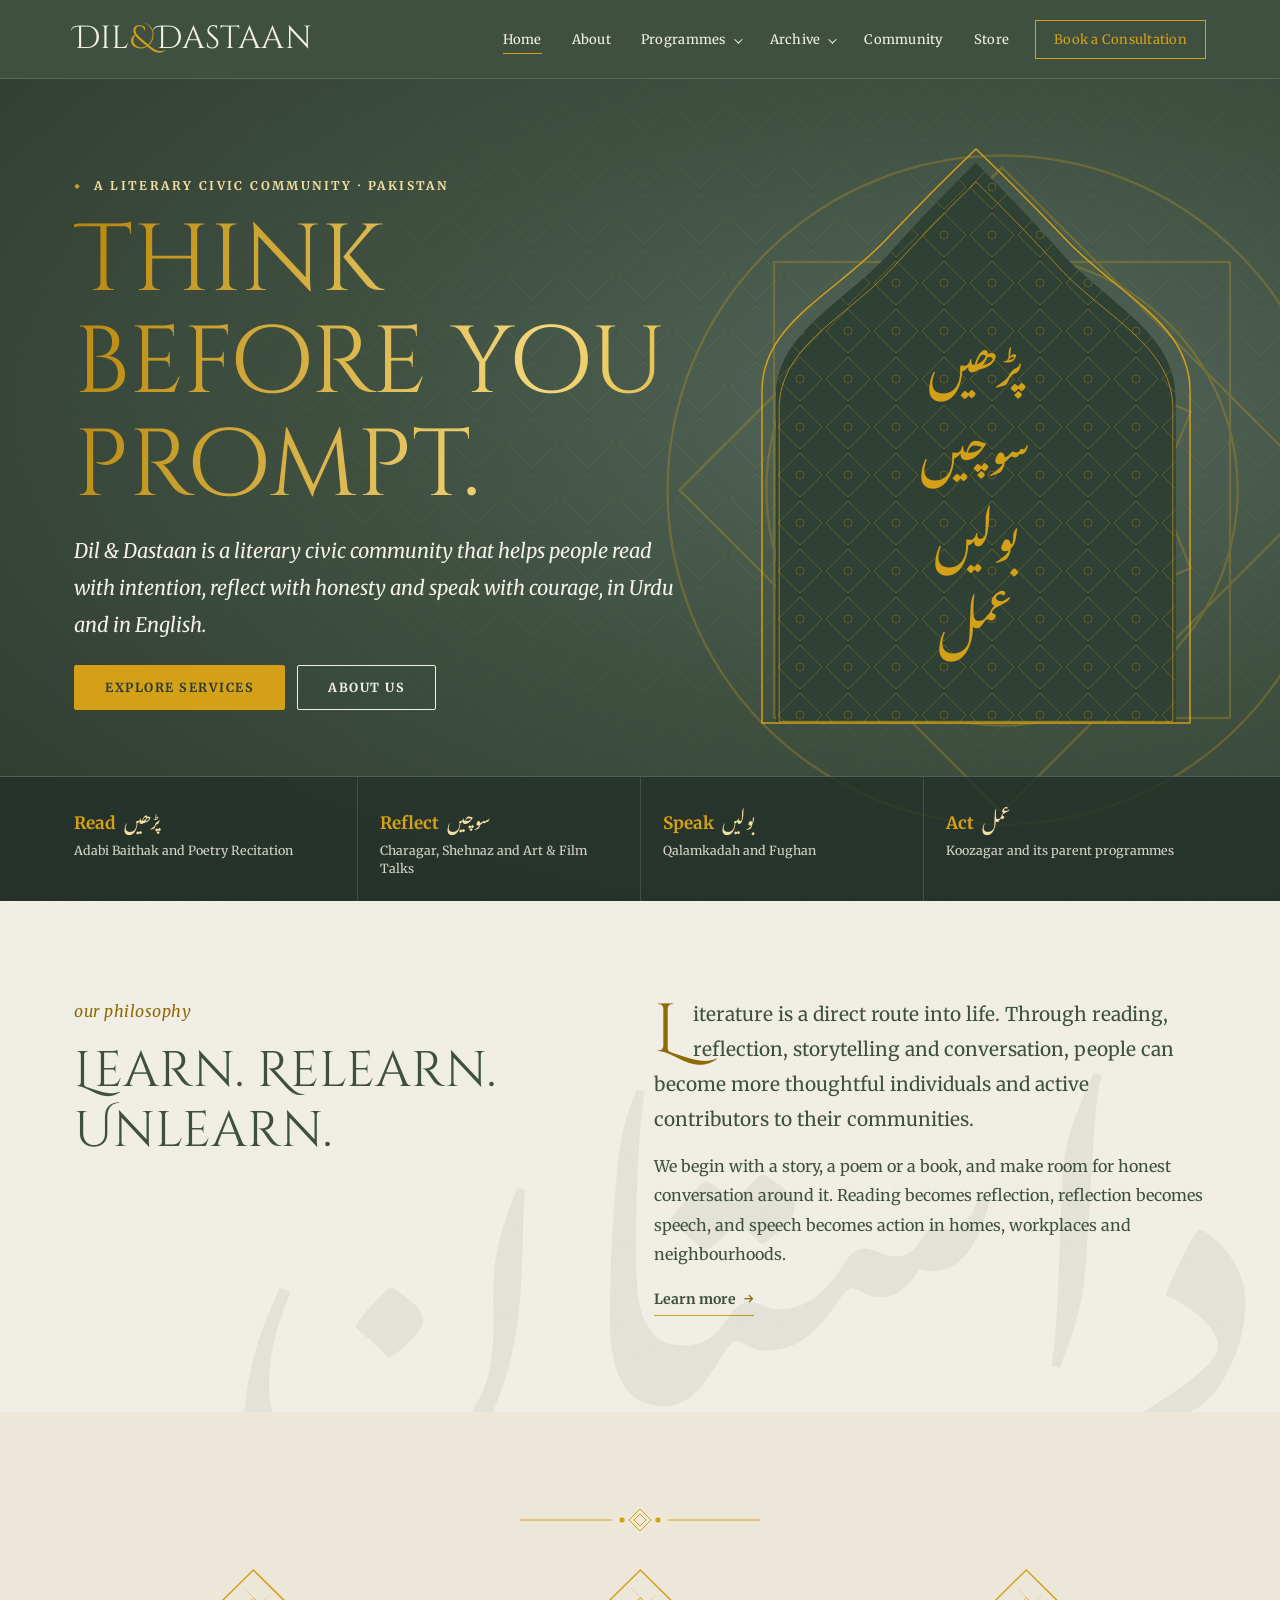
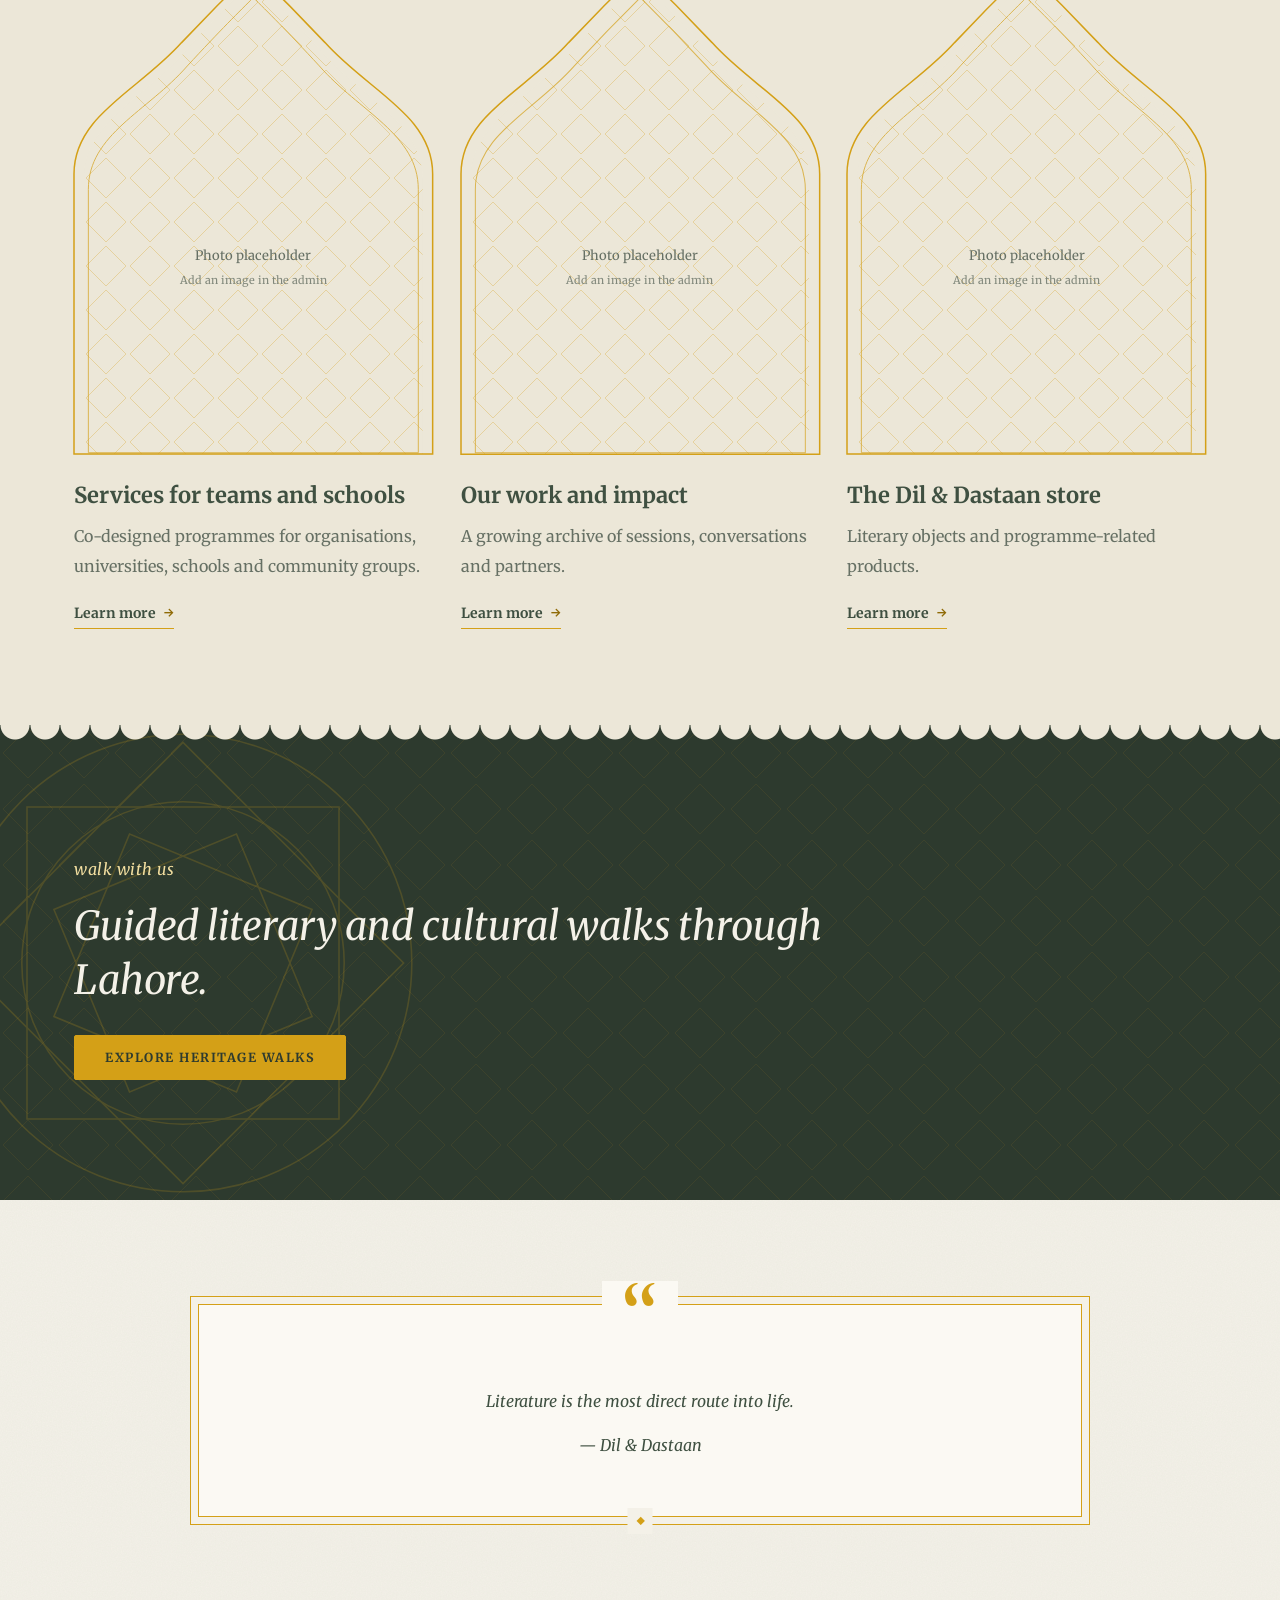
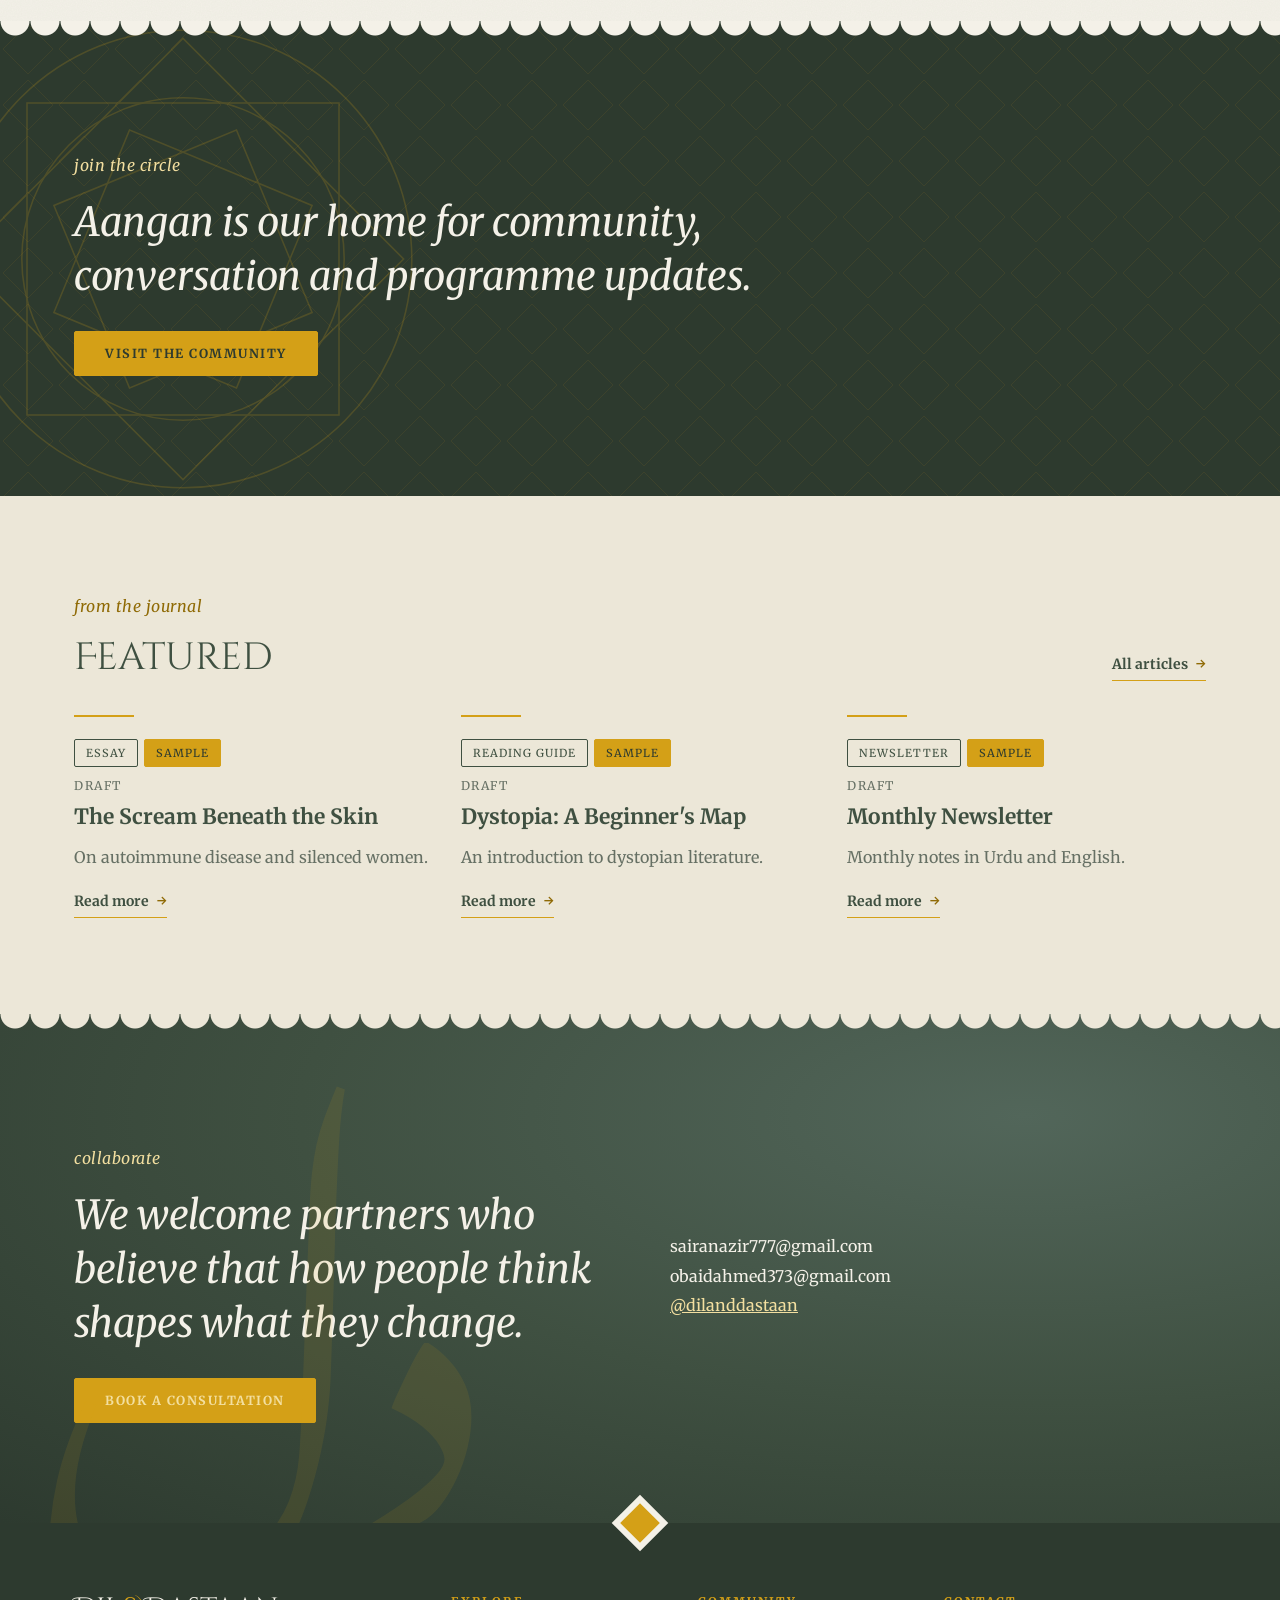
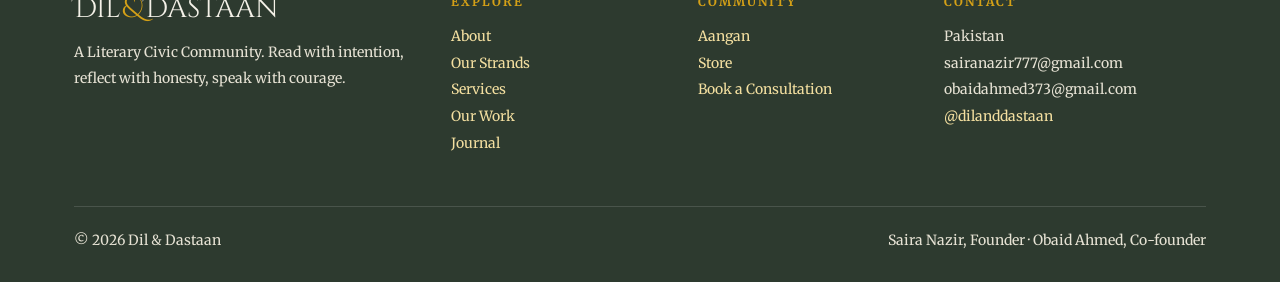
<file: index.html>
<!doctype html><html lang="en"><head><meta charset="utf-8"><meta name="viewport" content="width=device-width,initial-scale=1"><meta name="theme-color" content="#3F5041"><meta name="color-scheme" content="light dark"><meta name="description" content="Dil & Dastaan is a literary civic community in Pakistan."><title>Dil & Dastaan</title>
<link rel="icon" type="image/png" sizes="32x32" href="assets/favicon-32.png"><link rel="icon" type="image/png" sizes="512x512" href="assets/favicon.png"><link rel="apple-touch-icon" href="assets/apple-touch-icon.png">
<link rel="preconnect" href="https://fonts.googleapis.com"><link href="https://fonts.googleapis.com/css2?family=Cinzel+Decorative:wght@400;700&family=Merriweather:ital,wght@0,400;0,700;1,400&family=Noto+Nastaliq+Urdu&display=swap" rel="stylesheet"><link rel="stylesheet" href="assets/style.css"></head><body>
<div id="prog"></div><svg width="0" height="0" style="position:absolute" aria-hidden="true"><defs><clipPath id="ac" clipPathUnits="objectBoundingBox"><path d="M0 1V.42C0 .3 .18 .25 .3 .15C.4 .07 .46 .03 .5 0C.54 .03 .6 .07 .7 .15C.82 .25 1 .3 1 .42V1Z"/></clipPath></defs></svg><a class="sr" href="#main">Skip to content</a>
<header class="top"><div class="w bar"><a class="lg" href="#/" aria-label="Dil and Dastaan, home"><span class="wm"><b>Dil<i>&amp;</i>Dastaan</b></span></a><button id="mb" aria-label="Menu">☰</button><nav id="nv" aria-label="Main"><a href="#/">Home</a><a href="#/about">About</a><div class="dd"><button aria-expanded="false" aria-haspopup="true">Programmes</button><div class="dm"><a href="#/strands">Our Strands</a><a href="#/services">Services</a></div></div><div class="dd"><button aria-expanded="false" aria-haspopup="true">Archive</button><div class="dm"><a href="#/work">Our Work</a><a href="#/journal">Journal</a></div></div><a href="#/community">Community</a><a href="#/store" data-k="store">Store<span class="cnt" id="cc"></span></a><a class="cta" href="#/consult">Book a Consultation</a></nav></div></header>
<main id="main" tabindex="-1"></main><footer id="ft"></footer><button id="up" aria-label="Back to top">↑</button><noscript><p style="padding:30px">Please enable JavaScript to view this site.</p></noscript>
<script src="assets/content.js"></script><script src="assets/app.js"></script></body></html>
</file>
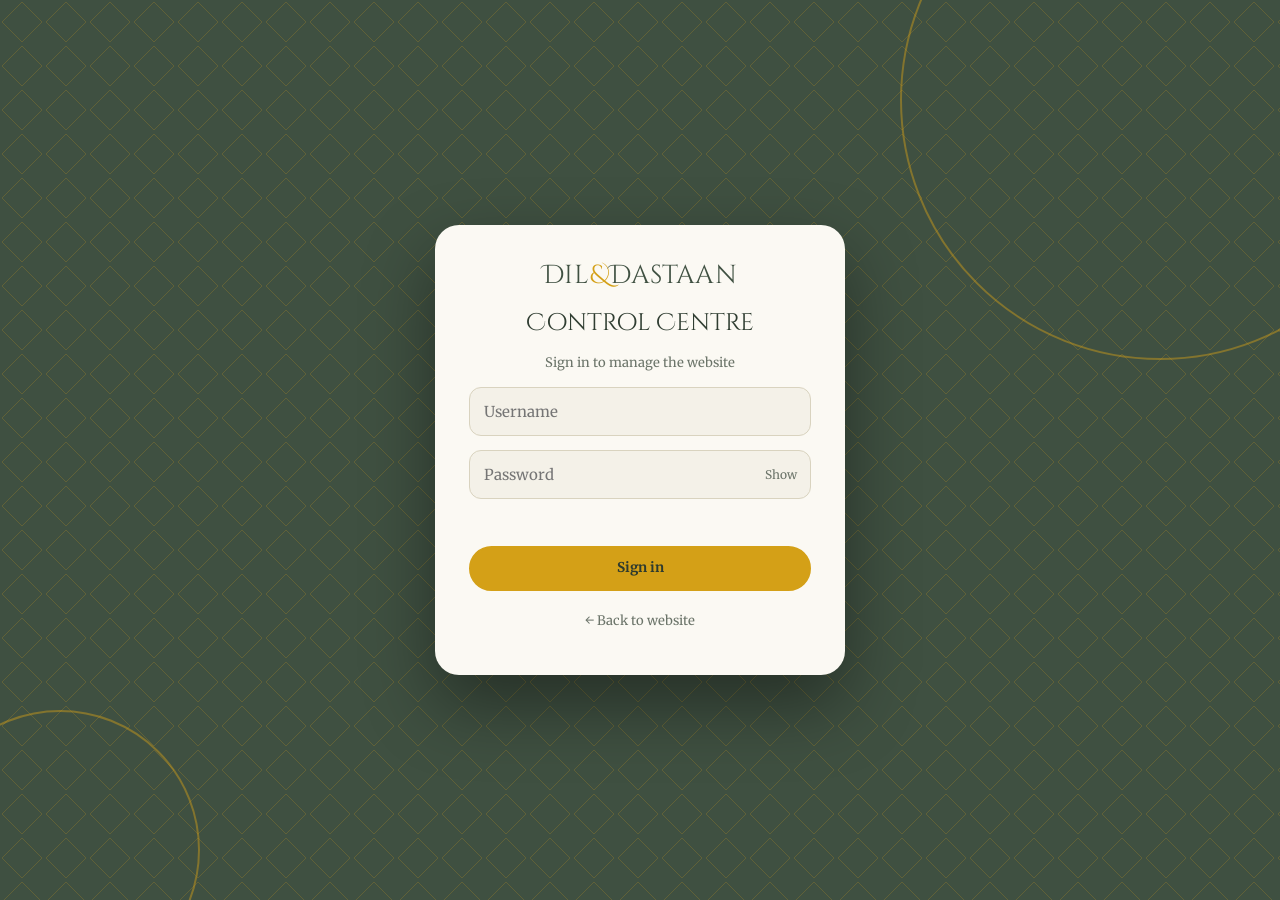
<file: admin/index.html>
<!doctype html><html lang="en"><head><meta charset="utf-8"><meta name="viewport" content="width=device-width,initial-scale=1"><meta name="robots" content="noindex,nofollow,noarchive"><meta name="color-scheme" content="light dark"><title>Control Centre · Dil & Dastaan</title>
<link rel="icon" type="image/png" sizes="32x32" href="../assets/favicon-32.png"><link rel="icon" type="image/png" sizes="512x512" href="../assets/favicon.png"><link rel="apple-touch-icon" href="../assets/apple-touch-icon.png">
<link href="https://fonts.googleapis.com/css2?family=Cinzel+Decorative:wght@400;700&family=Merriweather:wght@400;700&display=swap" rel="stylesheet">
<style>
:root{--ol:#3F5041;--ol2:#2d3a2f;--go:#D4A017;--gd:#8f6a05;--bg:#F4F1E8;--sf:#fbf9f3;--bg2:#ebe6d6;--ink:#2f3d31;--mu:#6b7469;--ln:#d9d3bf;--gt:#f0e4b8;--ok:#2e7d46;--er:#b3261e;--e:cubic-bezier(.2,.8,.2,1);--sh:0 10px 30px #3f504122}
@media(prefers-color-scheme:dark){:root{--bg:#121812;--sf:#1b241d;--bg2:#222d24;--ink:#ece8dc;--mu:#a9b0a3;--ln:#33403a;--gt:#3a3520;--gd:#e2b53a;--ok:#6fcf8a;--er:#ff9b8f;--ol2:#0f150f;--sh:0 10px 30px #0006}}
*{box-sizing:border-box}html,body{height:100%}body{margin:0;font:15px/1.55 Merriweather,Georgia,serif;background:var(--bg);color:var(--ink);overflow:hidden}
h1,h2,h3{margin:0;font-weight:700}button{font:inherit;cursor:pointer;color:inherit}input,textarea,select{font:inherit;color:var(--ink)}
.pat{background-image:url("data:image/svg+xml,%3Csvg xmlns='http://www.w3.org/2000/svg' width='44' height='44'%3E%3Cpath d='M22 2l20 20-20 20L2 22z' fill='none' stroke='%23D4A017' stroke-opacity='.22'/%3E%3C/svg%3E")}
@keyframes rise{from{opacity:0;transform:translateY(18px)}}@keyframes pop{from{opacity:0;transform:scale(.94)}}@keyframes fl{50%{transform:translate(-16px,20px) rotate(5deg)}}@keyframes shake{20%,60%{transform:translateX(-9px)}40%,80%{transform:translateX(9px)}}@keyframes pulse{50%{box-shadow:0 0 0 7px #D4A01700}}@keyframes sl{from{opacity:0;transform:translateX(-14px)}}@keyframes spin{to{transform:rotate(360deg)}}
.rise{animation:rise .6s var(--e) both;animation-delay:calc(var(--i,0)*60ms)}
/* login */
#lg{position:fixed;inset:0;background:var(--ol);display:grid;place-items:center;overflow:hidden;z-index:50}#lg .pat{position:absolute;inset:0}
#lg .r{position:absolute;border:2px solid var(--go);border-radius:50%;opacity:.45;animation:fl 9s ease-in-out infinite}#lg .r1{width:520px;height:520px;right:-140px;top:-160px}#lg .r2{width:280px;height:280px;left:-80px;bottom:-90px;animation-delay:-4s}
#lf{position:relative;background:var(--sf);padding:38px 34px;border-radius:24px;width:min(410px,92vw);display:grid;gap:14px;box-shadow:0 30px 70px #0006;animation:pop .7s var(--e)}#lf.sk{animation:shake .5s}
#lf .pl{line-height:0;justify-self:center}#lf .pl img{height:42px}#lf h2{text-align:center;font:400 24px 'Cinzel Decorative',serif;margin-top:4px}#lf p{text-align:center;margin:0;color:var(--mu);font-size:13px}
.in{width:100%;padding:12px 14px;border:1.5px solid var(--ln);border-radius:12px;background:var(--bg);transition:.25s}.in:focus{outline:none;border-color:var(--go);box-shadow:0 0 0 4px #D4A01733}
.pw{position:relative}.pw button{position:absolute;right:8px;top:50%;transform:translateY(-50%);background:none;border:none;color:var(--mu);font-size:12px}
.err{color:var(--er);font-size:13px;min-height:19px;text-align:center}
.pb,.gb{padding:10px 20px;border-radius:99px;font-weight:700;font-size:13.5px;border:2px solid var(--go);transition:transform .25s,box-shadow .3s,background .25s;position:relative;overflow:hidden}.pb{background:var(--go);color:#2d3a2f}.gb{background:none;border-color:var(--ln)}
.pb:after{content:"";position:absolute;top:0;left:-60%;width:40%;height:100%;background:linear-gradient(100deg,transparent,#fff8,transparent);transform:skewX(-20deg);transition:left .6s}.pb:hover:after{left:130%}.pb:hover,.gb:hover{transform:translateY(-2px);box-shadow:var(--sh)}.gb:hover{border-color:var(--go)}.pb:active,.gb:active{transform:scale(.96)}.pb.dg{background:var(--er);border-color:var(--er);color:#fff}
/* app */
#app{display:none;height:100vh;grid-template-columns:268px 1fr;transition:grid-template-columns .45s var(--e)}#app.pv{grid-template-columns:268px 1fr 42%}
#sb{background:var(--ol);color:#F4F1E8;display:flex;flex-direction:column;overflow:hidden;position:relative}#sb:before{content:"";position:absolute;inset:0;opacity:.8;pointer-events:none}
.sbt{padding:18px 18px 8px;position:relative}.sbt .sl{height:38px;width:auto;display:block}.sbt img{height:34px}.sbt small{display:block;margin-top:10px;letter-spacing:2px;text-transform:uppercase;color:var(--go);font-size:10.5px}
#nv{flex:1;overflow:auto;padding:6px 12px 12px;position:relative}.gl{font-size:10.5px;letter-spacing:2px;text-transform:uppercase;color:#f3dfa0;opacity:.75;margin:18px 10px 6px}
#nv button{display:flex;align-items:center;gap:12px;width:100%;text-align:left;background:none;border:none;color:#F4F1E8;padding:10px 12px;border-radius:12px;position:relative;transition:background .25s,transform .25s,color .25s;animation:sl .5s var(--e) both;animation-delay:calc(var(--i)*35ms)}
#nv button:hover{background:#ffffff1a;transform:translateX(4px)}#nv button.on{background:#ffffff26;color:var(--go)}#nv button:before{content:"";position:absolute;left:-12px;top:20%;bottom:20%;width:4px;border-radius:0 4px 4px 0;background:var(--go);transform:scaleY(0);transition:transform .35s var(--e)}#nv button.on:before{transform:none}
#nv i{font-style:normal;width:22px;text-align:center;font-size:16px}#nv span{flex:1}#nv em{font-style:normal;font-size:11px;background:#ffffff22;border-radius:99px;padding:1px 9px}
.sbf{padding:14px;border-top:1px solid #ffffff22;position:relative;display:flex;gap:10px;align-items:center}.av{width:36px;height:36px;border-radius:50%;background:var(--go);color:#2d3a2f;display:grid;place-items:center;font-weight:700}.sbf div{flex:1;font-size:13px;line-height:1.3}.sbf small{opacity:.7}.sbf button{background:none;border:1px solid #ffffff44;border-radius:10px;color:#F4F1E8;padding:6px 10px;font-size:12px;transition:.25s}.sbf button:hover{background:var(--go);color:#2d3a2f}
#ct{display:flex;flex-direction:column;min-width:0;height:100vh}#tb{display:flex;align-items:center;gap:12px;padding:14px 28px;background:var(--bg);border-bottom:1px solid var(--ln);position:relative;z-index:5}#tb:after{content:"";position:absolute;left:0;bottom:-1px;height:2px;width:100%;background:linear-gradient(90deg,var(--go),transparent);transform-origin:left;animation:rise 1s var(--e)}
#tb h1{font:400 24px 'Cinzel Decorative',serif}#tb p{margin:0;color:var(--mu);font-size:12.5px}.tt{flex:1;min-width:0}#bg{display:none;background:none;border:1px solid var(--ln);border-radius:10px;width:42px;height:42px;font-size:20px}
.chip{display:flex;align-items:center;gap:8px;font-size:12.5px;padding:7px 14px;border-radius:99px;background:var(--sf);border:1px solid var(--ln);white-space:nowrap}.chip i{width:9px;height:9px;border-radius:50%;background:var(--ok)}.chip.d i{background:var(--go);animation:pulse 1.8s infinite;box-shadow:0 0 0 0 #D4A01799}.chip.sv i{background:var(--go)}
#pn{flex:1;overflow:auto;padding:26px 28px 80px;scroll-behavior:smooth}#pn.sw>*{animation:rise .55s var(--e) both;animation-delay:calc(var(--i,0)*60ms)}
.blk{background:var(--sf);border:1px solid var(--ln);border-radius:20px;padding:24px;margin-bottom:22px;box-shadow:0 2px 0 #0000000a}.bh{margin-bottom:18px}.bh h3{font-size:17px}.bh p{margin:2px 0 0;color:var(--mu);font-size:13px}
.fg{display:grid;grid-template-columns:repeat(2,1fr);gap:14px 18px}.fd.full{grid-column:1/-1}.fd label{display:block;font-size:12px;font-weight:700;margin-bottom:5px;color:var(--mu);text-transform:uppercase;letter-spacing:.8px}.hp{display:block;color:var(--mu);font-size:12px;margin-top:4px}
.fd input,.fd textarea,.fd select,.ms{width:100%;padding:11px 13px;border:1.5px solid var(--ln);border-radius:12px;background:var(--bg);transition:.25s}.fd input:focus,.fd textarea:focus,.fd select:focus,.ms:focus{outline:none;border-color:var(--go);box-shadow:0 0 0 4px #D4A01733}.fd textarea{resize:vertical;min-height:80px}
.md{display:grid;grid-template-columns:270px 1fr;gap:20px;align-items:start}.ml{position:sticky;top:0;background:var(--bg);border:1px solid var(--ln);border-radius:16px;overflow:hidden}.mh{display:flex;gap:8px;padding:10px}.mh .ms{flex:1;min-width:0}.mh .pb{padding:8px 14px;white-space:nowrap}.mlist{max-height:440px;overflow:auto;padding:0 8px 8px}
.mi{display:block;width:100%;text-align:left;background:none;border:1px solid transparent;border-radius:12px;padding:9px 12px;margin-bottom:4px;animation:sl .4s var(--e) both;animation-delay:calc(var(--i)*30ms);transition:.25s}.mi:hover{background:var(--bg2)}.mi.on{background:var(--gt);border-color:var(--go)}.mt{display:block;font-weight:700;font-size:13.5px;overflow:hidden;text-overflow:ellipsis;white-space:nowrap}.mi small{color:var(--mu);font-size:11.5px}
.eh{display:flex;align-items:center;gap:8px;flex-wrap:wrap;margin-bottom:16px}.eh b{flex:1;font-size:15px}.eh .gb{padding:6px 14px;font-size:12.5px}.empty{text-align:center;padding:40px 10px;color:var(--mu)}
.sr{display:flex;gap:8px;margin-bottom:8px}.sr input{flex:1}.ic{background:none;border:1.5px solid var(--ln);border-radius:10px;width:40px;color:var(--er);transition:.25s}.ic:hover{background:var(--er);color:#fff;border-color:var(--er)}
.sub{border-left:4px solid var(--go);background:var(--bg);border-radius:0 14px 14px 0;padding:14px 16px;margin-bottom:12px;animation:pop .4s var(--e)}.subh{display:flex;justify-content:space-between;margin-bottom:10px;font-size:13px}
.im{display:flex;gap:14px;align-items:center;flex-wrap:wrap}.im .th{width:110px;height:80px;border-radius:12px;border:1.5px dashed var(--go);background:var(--bg2) center/cover;display:grid;place-items:center;color:var(--mu);font-size:11px;text-align:center}.im .ctl{flex:1;min-width:200px}
/* overview */
.hero{background:var(--ol);color:#F4F1E8;border-radius:24px;padding:30px;display:grid;grid-template-columns:1fr auto;gap:24px;align-items:center;position:relative;overflow:hidden;margin-bottom:22px}.hero .pat{position:absolute;inset:0}.hero>*{position:relative}.hero h2{font:400 28px 'Cinzel Decorative',serif;color:var(--go)}.hero p{margin:8px 0 14px;max-width:520px}.hero .pb,.hero .gb{margin:0 10px 8px 0}
.ring{width:130px;height:130px;position:relative}.ring svg{transform:rotate(-90deg)}.ring b{position:absolute;inset:0;display:flex;align-items:center;justify-content:center;font-size:26px;color:var(--go)}
.sts{display:grid;grid-template-columns:repeat(auto-fit,minmax(130px,1fr));gap:14px;margin-bottom:22px}.st{background:var(--sf);border:1px solid var(--ln);border-radius:18px;padding:18px;text-align:left;transition:.35s var(--e)}.st:hover{transform:translateY(-6px);border-color:var(--go);box-shadow:var(--sh)}.st b{display:block;font:400 38px 'Cinzel Decorative',serif;color:var(--gd);line-height:1}.st span{font-size:12.5px;color:var(--mu)}
.two{display:grid;grid-template-columns:1.3fr 1fr;gap:22px}.hl{display:flex;align-items:center;gap:12px;padding:11px 8px;border-bottom:1px solid var(--ln);width:100%;background:none;border-left:none;border-right:none;border-top:none;text-align:left;transition:.25s}.hl:hover{background:var(--gt);padding-left:16px}.hl .c{min-width:30px;height:30px;border-radius:50%;display:grid;place-items:center;font-size:13px;font-weight:700;background:var(--go);color:#2d3a2f}.hl.ok .c{background:var(--ok);color:#fff}.hl span{flex:1}
.qa{display:grid;gap:10px}.qa button{display:flex;gap:12px;align-items:center;text-align:left;background:var(--bg);border:1.5px solid var(--ln);border-radius:14px;padding:13px 16px;transition:.3s var(--e)}.qa button:hover{border-color:var(--go);transform:translateX(6px);background:var(--gt)}.qa i{font-style:normal;color:var(--gd);font-size:18px}
.bk{display:grid;grid-template-columns:repeat(auto-fill,minmax(260px,1fr));gap:16px}.bk .st{cursor:default}.bk h3{font-size:15px;margin-bottom:6px}.bk p{font-size:13px;color:var(--mu);margin:0 0 12px}
/* preview */
#pvw{display:none;flex-direction:column;border-left:1px solid var(--ln);background:var(--bg2);min-width:0}#app.pv #pvw{display:flex;animation:pop .5s var(--e)}#pvw .ph{display:flex;align-items:center;gap:8px;padding:12px 16px;font-size:13px;font-weight:700}#pvw .ph span{flex:1}#pvw iframe{flex:1;border:0;background:#fff;margin:0 12px 12px;border-radius:14px;box-shadow:var(--sh)}
dialog{border:none;border-radius:22px;padding:0;background:var(--sf);color:var(--ink);box-shadow:0 30px 80px #0007;max-width:min(520px,92vw);animation:pop .4s var(--e)}dialog::backdrop{background:#0009;animation:rise .3s}.mc{padding:28px}.mc h3{font-size:19px;margin-bottom:8px}.mc ol{padding-left:20px}.mb{display:flex;gap:10px;justify-content:flex-end;margin-top:18px}
#t{position:fixed;bottom:22px;left:50%;transform:translate(-50%,30px);background:var(--ol);color:#fff;padding:12px 22px;border-radius:14px;opacity:0;transition:.45s var(--e);pointer-events:none;z-index:99;box-shadow:var(--sh);border-left:4px solid var(--go)}#t.on{opacity:1;transform:translate(-50%,0)}
#app.pv .md{grid-template-columns:1fr}#app.pv .ml{position:static}#app.pv .fg{grid-template-columns:1fr}#app.pv .mlist{max-height:220px}
@media(max-width:1100px){#app.pv{grid-template-columns:268px 1fr}#app.pv #pvw{position:fixed;inset:0;z-index:40;border:0}.two,.md{grid-template-columns:1fr}.ml{position:static}}
@media(max-width:800px){#app,#app.pv{grid-template-columns:1fr}#sb{position:fixed;left:0;top:0;bottom:0;width:280px;z-index:45;transform:translateX(-100%);transition:transform .4s var(--e)}#sb.o{transform:none;box-shadow:0 0 60px #0008}#bg{display:block}.fg{grid-template-columns:1fr}.hero{grid-template-columns:1fr}#tb{padding:12px 14px;gap:8px}#sub,.chip span,#pvb{display:none}.chip{padding:8px}#tb h1{font-size:19px}#pn{padding:16px 14px 80px}}
@media(prefers-reduced-motion:reduce){*,*:before,*:after{animation:none!important;transition:none!important}}
.wm{display:inline-flex;flex-direction:column;align-items:center;line-height:1;color:var(--wmc,#F4F1E8)}.wm b{font:400 22px Cinzel,'Cinzel Decorative',Georgia,serif;letter-spacing:.15em;white-space:nowrap}.wm b i{font-style:normal;color:var(--go);margin:0 .1em}.wm small{font:700 11px Merriweather,Georgia,serif;margin-top:8px}.lgw{--wmc:var(--ol);justify-self:center}.sbt .wm{align-items:flex-start}.sbt .wm b{font-size:19px}@media(prefers-color-scheme:dark){.lgw{--wmc:#F4F1E8}}.wm b{font:400 26px/1 'Cinzel Decorative',Georgia,serif;letter-spacing:.005em}.wm b i{margin:0}.wm small{display:none}.sbt .wm b{font-size:23px}.bk2{text-align:center;color:var(--mu);font-size:13px;text-decoration:none;padding:6px;transition:.25s}.bk2:hover{color:var(--gd);transform:translateX(-4px)}.bk3{display:block;text-align:center;padding:11px;border-top:1px solid #ffffff22;color:#f3dfa0;font-size:13px;text-decoration:none;position:relative;transition:.25s}.bk3:hover{background:#ffffff1a;color:var(--go)}</style></head><body>
<div id="lg"><div class="pat" style="position:absolute;inset:0"></div><div class="r r1"></div><div class="r r2"></div>
<form id="lf" autocomplete="on"><span class="wm lgw"><b>Dil<i>&amp;</i>Dastaan</b></span><h2>Control Centre</h2><p>Sign in to manage the website</p><input class="in" id="u" placeholder="Username" autocomplete="username" required><div class="pw"><input class="in" id="p" type="password" placeholder="Password" autocomplete="current-password" required><button type="button" id="sh">Show</button></div><div class="err" id="er" role="alert"></div><button class="pb">Sign in</button><a class="bk2" href="../index.html">← Back to website</a></form></div>
<div id="app"><aside id="sb"><div class="pat" style="position:absolute;inset:0;pointer-events:none"></div><div class="sbt"><span class="wm"><b>Dil<i>&amp;</i>Dastaan</b></span><small>Control Centre</small></div><nav id="nv" aria-label="Admin sections"></nav><div class="sbf"><span class="av" id="av">A</span><div><b id="un">admin</b><br><small>Administrator</small></div><button id="lo">Log out</button></div><a class="bk3" href="../index.html">← Back to website</a></aside>
<div id="ct"><header id="tb"><button id="bg" aria-label="Menu">☰</button><div class="tt"><h1 id="ttl"></h1><p id="sub"></p></div><span class="chip" id="chip"><i></i><span>Saved</span></span><button class="gb" id="pvb">Live preview</button><button class="pb" id="pub">Publish</button></header><main id="pn"></main></div>
<aside id="pvw"><div class="ph"><span>Live preview <small style="font-weight:400;color:var(--mu)">(shows your saved edits)</small></span><button class="gb" id="pvr">Refresh</button><button class="gb" id="pvx">Close</button></div><iframe id="ifr" title="Site preview"></iframe></aside></div>
<dialog id="md"></dialog><input type="file" id="fi" hidden><input type="file" id="fm" accept="image/*" hidden><div id="t" role="status"></div>
<script src="../assets/content.js"></script><script>
const DEF='bf6b5bdb74c79ece9fc0ad0ac9fb0359f9555d4f35a83b2e6ec69ae99e09603d',$=s=>document.querySelector(s),$$=s=>[...document.querySelectorAll(s)];
const esc=s=>String(s??'').replace(/[&<>"]/g,c=>({'&':'&amp;','<':'&lt;','>':'&gt;','"':'&quot;'}[c]));
const H=async s=>[...new Uint8Array(await crypto.subtle.digest('SHA-256',new TextEncoder().encode(s)))].map(b=>b.toString(16).padStart(2,'0')).join('');
const cr=()=>{try{return JSON.parse(localStorage.getItem('dd_cred'))||{u:'admin',h:DEF}}catch(x){return{u:'admin',h:DEF}}};
const slug=s=>String(s).toLowerCase().replace(/&/g,'and').replace(/[^a-z0-9]+/g,'-').replace(/^-|-$/g,'');
const LIVE=JSON.parse(JSON.stringify(DD_CONTENT));let C,sec='overview',sel={},REG={},saveT,pvT,fails=+sessionStorage.dd_f||0,lock=+sessionStorage.dd_l||0,imgPath=null;
const YN=[['','No'],['yes','Yes']],CATS=['Essay','Reading guide','Newsletter','Interview','Announcement'];
const strandOpts=()=>C.strands.items.map(s=>[slug(s.name),s.name]),workStrands=()=>[...C.strands.items.map(s=>s.name),'Heritage'];
const routeOpts=()=>[['about','About'],['strands','Our Strands'],['services','Services'],['work','Our Work'],['journal','Journal'],['community','Community'],['store','Store'],['consult','Book a consultation'],...C.services.items.map(s=>['services/'+slug(s.name),'Service: '+s.name])];
const fill=(x,y)=>{for(const k in y){if(x[k]===undefined)x[k]=JSON.parse(JSON.stringify(y[k]));else if(x[k]&&typeof x[k]=='object'&&!Array.isArray(x[k]))fill(x[k],y[k])}};
const SC={
home:[{p:'home',t:'Hero section',d:'The first thing visitors see on the home page.',f:[['eyebrow','Line above headline'],['headline','Headline'],['text','Introduction','area',{r:3}],['heroImage','Hero image (optional)','img',{h:'Replaces the Urdu word arch in the hero.'}]]},{p:'home.entries',t:'Three ways in',d:'The three feature blocks under the introduction.',list:1,tk:'title',sub:'link',f:[['title','Title'],['urdu','Urdu title (optional)'],['text','Description','area',{r:2}],['link','Links to page','sel',{o:routeOpts}],['image','Photo','img']]},{p:'home.banners',t:'Full-width banners',d:'Large banners with a short line and a button.',list:1,tk:'kicker',sub:'text',f:[['kicker','Small label'],['text','Main line','area',{r:2}],['button','Button text'],['link','Button links to','sel',{o:routeOpts}],['image','Background photo (optional)','img']]},{p:'home.quote',t:'Pull quote',f:[['text','Quote','area',{r:2}],['credit','Credit']]},{p:'home.closing',t:'Closing statement',f:[['kicker','Small label'],['text','Statement','area',{r:2}]]},{p:'journey',t:'Read → Reflect → Speak → Act',d:'The four journey steps shown on the home page.',list:1,tk:'step',sub:'urdu',f:[['step','Step'],['urdu','Urdu word'],['text','Programmes shown','area',{r:2}],['link','Links to strand','sel',{o:strandOpts}]]}],
about:[{p:'about',t:'Philosophy, vision and mission',f:[['philosophy','Philosophy line'],['core','Core idea','area'],['vision','Vision','area'],['mission','Mission','area'],['approach','Our approach','area']]},{p:'about.safe',t:'Safe facilitation statements',d:'Shown in the Safe facilitation section.',strs:1},{p:'about.team',t:'Team',d:'Do not add biographies that are not confirmed.',list:1,tk:'name',sub:'role',f:[['name','Name'],['role','Role'],['strand','Strand led (optional)','sel',{o:workStrands,h:'Choose a strand if this person leads one.',e:1}],['bio','Biography','area'],['image','Photo','img']]}],
strands:[{p:'strands',t:'Strands page introduction',f:[['intro','Introduction','area']]},{p:'strands.items',t:'The eight strands',d:'Each strand has its own page. Add upcoming sessions inside each strand.',list:1,tk:'name',sub:'short',f:[['name','Name'],['urdu','Urdu name'],['short','One-line summary','area',{r:2}],['intro','Introduction','area'],['image','Photo','img'],['expect','What participants can expect','strs'],['upcoming','Upcoming sessions','list',{f:[['title','Session title'],['date','Date and time'],['note','Note or link']],h:'Only sessions with a title are shown.'}]]}],
koozagar:[{p:'koozagar.stages',t:'Age stages',list:1,tk:'name',sub:'ages',f:[['name','Stage name'],['ages','Ages'],['text','Description','area']]},{p:'koozagar.projects',t:'Current projects',list:1,tk:'title',f:[['title','Project'],['text','Description','area']]}],
services:[{p:'services',t:'Services page introduction',f:[['intro','Introduction','area'],['note','Draft notice','area',{r:2}]]},{p:'services.items',t:'The seven services',list:1,tk:'name',sub:'tagline',f:[['name','Service name'],['tagline','Tagline'],['audience','Designed for'],['purpose','Purpose','area'],['involves','What it involves','strs'],['formats','Possible formats','strs'],['delivered','Previous delivery (confirmed only)','area',{r:2}]]}],
work:[{p:'work',t:'Archive introduction',f:[['intro','Introduction','area'],['statsNote','Note under the figures','area',{r:2}]]},{p:'work.stats',t:'Headline figures',d:'Mark a figure Confirmed to remove its Provisional tag.',list:1,tk:'label',sub:'value',f:[['value','Figure (e.g. 40+)'],['label','Label'],['confirmed','Confirmed?','sel',{o:YN}]]},{p:'work.items',t:'Archive of sessions and events',list:1,tk:'title',sub:'strand',f:[['title','Title'],['strand','Strand','sel',{o:workStrands,e:1}],['year','Year'],['partner','Partner'],['text','Description','area'],['image','Photo','img']]}],
journal:[{p:'journal',t:'Journal introduction',f:[['intro','Introduction','area']]},{p:'journal.posts',t:'Articles',d:'Separate paragraphs with a blank line.',list:1,tk:'title',sub:'category',f:[['title','Title'],['category','Category','sel',{o:CATS,e:1}],['date','Date'],['author','Author'],['excerpt','Excerpt','area',{r:2}],['body','Article text','area',{r:12}],['sample','Mark as sample','sel',{o:YN}]]}],
community:[{p:'community',t:'Aangan',f:[['intro','Introduction','area'],['joinNote','Join note','area',{r:2}]]},{p:'community.ways',t:'Ways to take part',strs:1},{p:'community.volunteer',t:'Volunteer opportunities',list:1,tk:'role',f:[['role','Role'],['text','Description','area']]},{p:'community.spotlights',t:'Member spotlights',list:1,tk:'name',f:[['name','Member'],['text','Spotlight','area']]}],
store:[{p:'store',t:'Store settings',f:[['intro','Introduction','area'],['currency','Currency code'],['orderEmail','Order email',,{h:'Leave empty to use the main site email.'}],['shipping','Shipping note']]},{p:'store.payments',t:'Payment methods',list:1,tk:'name',sub:'enabled',f:[['name','Method'],['enabled','Available?','sel',{o:YN}],['details','Details','area',{r:2}]]},{p:'store.products',t:'Products',d:'Leave price empty to show “Price to be confirmed”.',list:1,tk:'name',sub:'price',f:[['name','Product'],['price','Price (number only)'],['text','Description','area'],['image','Photo','img']]}],
site:[{p:'site',t:'Identity and contact',f:[['name','Organisation name'],['tagline','Tagline'],['email','Main email'],['email2','Second email'],['instagram','Instagram handle',,{h:'Without the @'}],['formEndpoint','Form endpoint URL',,{h:'Optional (e.g. Formspree). Empty means forms open the visitor’s email app.'}]]}]};
const NAV=[['overview','Overview','◈','Your site at a glance',''],['home','Home page','⌂','Hero and journey','Pages'],['about','About and team','☺','Philosophy, team, safety',''],['strands','Strands','❖','Eight strands and sessions','Programmes'],['koozagar','Koozagar','✿','Child programme',''],['services','Services','✦','Seven services',''],['work','Our work','▤','Statistics and archive','Content'],['journal','Journal','✎','Articles',''],['community','Community','☷','Aangan',''],['store','Store','◧','Products and payments',''],['site','Site settings','⚙','Identity and contact','Settings'],['backup','Backup and publish','⇩','Export, import, reset',''],['account','Account','⚿','Username and password','']];
const sp=s=>s.split('.'),get=p=>p.reduce((o,k)=>o[k],C),A=p=>esc(JSON.stringify(p)),rk=p=>p.filter(x=>typeof x!='number').join('.');
const blank=f=>Object.fromEntries(f.map(([k,,t])=>[k,t=='strs'||t=='list'?[]:'']));
const toast=m=>{const t=$('#t');t.textContent=m;t.classList.add('on');clearTimeout(t.x);t.x=setTimeout(()=>t.classList.remove('on'),2600)};
function load(){try{C=JSON.parse(localStorage.getItem('dd_content'));if(!C||C._v!==LIVE._v)C=null}catch(x){C=null}C=C||JSON.parse(JSON.stringify(LIVE));fill(C,LIVE)}
function chip(s){const c=$('#chip'),d=JSON.stringify(C)!==JSON.stringify(LIVE);c.className='chip'+(s?' sv':d?' d':'');c.lastChild.textContent=s?'Saving…':d?'Unpublished changes':'In sync with live site'}
function touch(){chip(1);clearTimeout(saveT);saveT=setTimeout(()=>{try{localStorage.setItem('dd_content',JSON.stringify(C))}catch(x){toast('Storage is full. Remove large images.')}chip();clearTimeout(pvT);pvT=setTimeout(()=>$('#app').classList.contains('pv')&&preview(),500)},350)}
/* fields */
function fld(x,o,p){const[k,l,t='text',op={}]=x,v=o[k],q=[...p,k],h=op.h?`<small class="hp">${esc(op.h)}</small>`:'';
 if(t=='area')return`<div class="fd full"><label>${l}</label><textarea rows="${op.r||4}" data-p="${A(q)}">${esc(v)}</textarea>${h}</div>`;
 if(t=='sel'){let os=typeof op.o=='function'?op.o():op.o;os=os.map(z=>Array.isArray(z)?z:[z,z]);if(v!==''&&v!=null&&!os.some(z=>z[0]==v))os.push([v,v]);if(op.e&&!os.some(z=>z[0]===''))os.unshift(['','— None —']);return`<div class="fd"><label>${l}</label><select data-p="${A(q)}">${os.map(z=>`<option value="${esc(z[0])}" ${z[0]==v?'selected':''}>${esc(z[1])}</option>`).join('')}</select>${h}</div>`}
 if(t=='img'){const emb=String(v).startsWith('data:');return`<div class="fd full"><label>${l}</label><div class="im"><div class="th" style="${v?`background-image:url('${emb?'':esc(v)}')`:''}">${v?(emb?'':''):'No photo'}</div><div class="ctl"><input ${emb?'readonly':''} data-p="${A(q)}" value="${emb?'Uploaded image (embedded)':esc(v)}" placeholder="assets/img/photo.jpg or upload"><div style="margin-top:8px;display:flex;gap:8px"><button type="button" class="gb" data-a="upl" data-p="${A(q)}">Upload photo</button>${v?`<button type="button" class="gb" data-a="clr" data-p="${A(q)}">Remove</button>`:''}</div></div></div>${h}</div>`.replace('<div class="th" style="','<div class="th" data-emb="'+(emb?esc(v):'')+'" style="')}
 if(t=='strs')return`<div class="fd full"><label>${l}</label>${strs(v,q)}${h}</div>`;
 if(t=='list'){REG[rk(q)]=op.f;return`<div class="fd full"><label>${l}</label>${v.map((it,i)=>`<div class="sub"><div class="subh"><b>#${i+1}</b><button type="button" class="ic" style="width:32px;height:26px" data-a="ldel" data-p="${A([...q,i])}" aria-label="Remove">✕</button></div>${fields(op.f,it,[...q,i])}</div>`).join('')}<button type="button" class="gb" data-a="ladd" data-p="${A(q)}">+ Add</button>${h}</div>`}
 return`<div class="fd"><label>${l}</label><input data-p="${A(q)}" value="${esc(v)}">${h}</div>`}
const fields=(f,o,p)=>`<div class="fg">${f.map(x=>fld(x,o,p)).join('')}</div>`;
const strs=(arr,q)=>`${arr.map((s,i)=>`<div class="sr"><input data-p="${A([...q,i])}" value="${esc(s)}"><button type="button" class="ic" data-a="sdel" data-p="${A([...q,i])}" aria-label="Remove">✕</button></div>`).join('')}<button type="button" class="gb" data-a="sadd" data-p="${A(q)}">+ Add line</button>`;
function master(b,p){const arr=get(p),k=b.p;REG[k]=b.f;let si=Math.min(sel[k]||0,arr.length-1);if(si<0)si=0;sel[k]=si;const it=arr[si];
 return`<div class="md"><div class="ml"><div class="mh"><input class="ms" placeholder="Search ${arr.length} item${arr.length==1?'':'s'}…" aria-label="Search"><button class="pb" data-a="add" data-p="${A(p)}">＋ New</button></div><div class="mlist">${arr.map((x,i)=>`<button class="mi ${i==si?'on':''}" data-a="sel" data-p="${A(p)}" data-i="${i}" data-tk="${b.tk}" style="--i:${i}"><span class="mt">${esc(x[b.tk]||'Untitled')}</span>${b.sub&&x[b.sub]?`<small>${esc(String(x[b.sub]).slice(0,40))}</small>`:''}</button>`).join('')}</div></div>
 <div class="me">${it?`<div class="eh"><b>${esc(it[b.tk]||'Untitled')}</b><button class="gb" data-a="up" data-p="${A(p)}">↑ Up</button><button class="gb" data-a="dn" data-p="${A(p)}">↓ Down</button><button class="gb" data-a="dup" data-p="${A(p)}">Duplicate</button><button class="gb" data-a="del" data-p="${A(p)}" style="color:var(--er)">Delete</button></div>${fields(b.f,it,[...p,si])}`:`<div class="empty"><p>Nothing here yet.</p><button class="pb" data-a="add" data-p="${A(p)}">＋ Add the first item</button></div>`}</div></div>`}
function block(b,i){const p=sp(b.p);const inner=b.list?master(b,p):b.strs?strs(get(p),p):fields(b.f,get(p),p);return`<section class="blk" style="--i:${i}"><div class="bh"><h3>${b.t}</h3>${b.d?`<p>${b.d}</p>`:''}</div>${inner}</section>`}
/* overview */
function health(){const s=C.strands.items,w=C.work.items,pr=C.store.products,tm=C.about.team,st=C.work.stats,po=C.journal.posts,sv=C.services.items,r=[];
 const n=(l,c,d,to)=>r.push({l,c,d,to});n('Strands without a photo',s.filter(x=>!x.image).length,s.length,'strands');n('Strands with no upcoming session',s.filter(x=>!x.upcoming.some(u=>u.title)).length,s.length,'strands');n('Archive entries missing a year',w.filter(x=>!x.year).length,w.length,'work');n('Archive entries without a photo',w.filter(x=>!x.image).length,w.length,'work');n('Provisional figures',st.filter(x=>x.confirmed!='yes').length,st.length,'work');n('Products without a price',pr.filter(x=>!x.price).length,pr.length,'store');n('Team details to be confirmed',tm.filter(x=>/to be confirmed/i.test(x.name)).length,tm.length,'about');n('Sample journal entries',po.filter(x=>x.sample=='yes').length,po.length,'journal');n('Services without delivery details',sv.filter(x=>!x.delivered).length,sv.length,'services');n('Forms use email (no endpoint set)',C.site.formEndpoint?0:1,1,'site');return r}
function overview(){const hs=health(),bad=hs.reduce((a,b)=>a+b.c,0),tot=hs.reduce((a,b)=>a+b.d,0),pc=tot?Math.round((tot-bad)/tot*100):100,up=C.strands.items.reduce((a,s)=>a+s.upcoming.filter(u=>u.title).length,0),R=52,CI=2*Math.PI*R;
 const cs=[['Strands',C.strands.items.length,'strands'],['Services',C.services.items.length,'services'],['Archive entries',C.work.items.length,'work'],['Journal articles',C.journal.posts.length,'journal'],['Products',C.store.products.length,'store'],['Upcoming sessions',up,'strands'],['Team members',C.about.team.length,'about']];
 return`<div class="hero rise"><div class="pat"></div><div><h2>Welcome back</h2><p>Everything on the website is edited from here. Changes save automatically. When you are ready, press Publish to put them on the live site.</p><button class="pb" data-pub>Publish changes</button> <button class="gb" style="color:#F4F1E8;border-color:#F4F1E8" data-go="home">Edit home page</button></div><div class="ring"><svg width="130" height="130"><circle cx="65" cy="65" r="${R}" fill="none" stroke="#ffffff33" stroke-width="10"/><circle id="rc" cx="65" cy="65" r="${R}" fill="none" stroke="#D4A017" stroke-width="10" stroke-linecap="round" stroke-dasharray="${CI}" stroke-dashoffset="${CI}" data-to="${CI*(1-pc/100)}" style="transition:stroke-dashoffset 1.6s cubic-bezier(.2,.8,.2,1)"/></svg><b><span data-n="${pc}">0</span>%</b></div></div>
 <div class="sts">${cs.map((c,i)=>`<button class="st rise" style="--i:${i+1}" data-go="${c[2]}"><b data-n="${c[1]}">0</b><span>${c[0]}</span></button>`).join('')}</div>
 <div class="two"><section class="blk rise" style="--i:8"><div class="bh"><h3>Content checklist</h3><p>${bad?bad+' item'+(bad>1?'s':'')+' to complete. Click a row to fix it.':'Everything is complete.'}</p></div>${hs.map(h=>`<button class="hl ${h.c?'':'ok'}" data-go="${h.to}"><b class="c">${h.c?h.c:'✓'}</b><span>${h.l}</span><em style="color:var(--mu)">→</em></button>`).join('')}</section>
 <section class="blk rise" style="--i:9"><div class="bh"><h3>Quick actions</h3></div><div class="qa"><button data-go="journal" data-add="journal.posts"><i>✎</i>New journal article</button><button data-go="work" data-add="work.items"><i>▤</i>New archive entry</button><button data-go="store" data-add="store.products"><i>◧</i>New product</button><button data-go="strands"><i>❖</i>Add an upcoming session</button><button data-a="pvo"><i>◉</i>Open live preview</button><button data-pub><i>⇧</i>Publish changes</button></div></section></div>`}
function backup(){const kb=Math.round(JSON.stringify(C).length/1024);return`<div class="bk"><div class="st rise" style="--i:0"><h3>Publish to the live site</h3><p>Download content.js and replace assets/content.js on your host.</p><button class="pb" data-pub>Publish steps</button></div><div class="st rise" style="--i:1"><h3>Export backup</h3><p>Save everything as a JSON file you can keep or import later.</p><button class="gb" data-a="dlj">Download backup</button></div><div class="st rise" style="--i:2"><h3>Import backup</h3><p>Load a content.js or JSON file. It replaces your current edits.</p><button class="gb" data-a="imp">Choose file</button></div><div class="st rise" style="--i:3"><h3>Reset to live content</h3><p>Discard all unpublished edits and restore the content shipped with the site.</p><button class="pb dg" data-a="rst">Reset edits</button></div><div class="st rise" style="--i:4"><h3>Storage</h3><p>Your edits use about <b>${kb} KB</b> in this browser.${kb>1500?' Large embedded images can slow the site; prefer image files in assets/img.':''}</p></div></div>`}
function account(){return`<section class="blk rise" style="max-width:520px"><div class="bh"><h3>Change username and password</h3><p>Stored in this browser. Use a strong password.</p></div><div class="fg" style="grid-template-columns:1fr"><div class="fd"><label>Current password</label><input id="cp" type="password" autocomplete="current-password"></div><div class="fd"><label>New username</label><input id="nu" value="${esc(cr().u)}" autocomplete="username"></div><div class="fd"><label>New password (min 8 characters)</label><input id="np" type="password" autocomplete="new-password"></div><div class="fd"><label>Confirm new password</label><input id="nc" type="password" autocomplete="new-password"></div></div><div class="err" id="ae" style="text-align:left"></div><button class="pb" data-a="chg">Update credentials</button></section>`}
function render(keep){const n=NAV.find(x=>x[0]==sec),top=$('#pn').scrollTop;$('#ttl').textContent=n[1];$('#sub').textContent=n[3];$$('#nv button').forEach(b=>b.classList.toggle('on',b.dataset.go==sec));
 $('#pn').innerHTML=sec=='overview'?overview():sec=='backup'?backup():sec=='account'?account():SC[sec].map((b,i)=>block(b,i)).join('');const pn=$('#pn');if(!keep){pn.classList.remove('sw');void pn.offsetWidth;pn.classList.add('sw');pn.scrollTop=0}else pn.scrollTop=top;
 $$('[data-n]').forEach(el=>{const to=+el.dataset.n,t0=performance.now();(function s(t){const p=Math.min(1,(t-t0)/1100);el.textContent=Math.round(to*(1-Math.pow(1-p,3)));if(p<1)requestAnimationFrame(s)})(t0)});const rc=$('#rc');if(rc)setTimeout(()=>rc.style.strokeDashoffset=rc.dataset.to,80);
 $$('.th[data-emb]').forEach(t=>{if(t.dataset.emb)t.style.backgroundImage=`url("${t.dataset.emb}")`});counts();if($('#app').classList.contains('pv'))preview()}
function counts(){const m={about:C.about.team.length,strands:C.strands.items.length,services:C.services.items.length,work:C.work.items.length,journal:C.journal.posts.length,store:C.store.products.length};$$('#nv button').forEach(b=>{const e=b.querySelector('em');if(e)e.textContent=m[b.dataset.go]??''})}
function go(s,keep){sec=s;$('#sb').classList.remove('o');render(keep)}
function buildNav(){let h='',i=0;NAV.forEach(n=>{if(n[4])h+=`<div class="gl">${n[4]}</div>`;h+=`<button data-go="${n[0]}" style="--i:${i++}"><i>${n[2]}</i><span>${n[1]}</span>${['overview','home','koozagar','site','backup','account','community'].includes(n[0])?'':'<em></em>'}</button>`});$('#nv').innerHTML=h}
function route(){const m={home:'',about:'about',strands:'strands',koozagar:'strands/koozagar',services:'services',work:'work',journal:'journal',community:'community',store:'store'};let r=m[sec]??'';const k=SC[sec]?.find(b=>b.list&&b.p!='journey');if(k&&sel[k.p]!=null){const it=get(sp(k.p))[sel[k.p]];if(it&&['strands.items','services.items','journal.posts','store.products'].includes(k.p))r=m[sec]+'/'+slug(it[k.tk])}return r}
function preview(){$('#ifr').src='../index.html?p='+Date.now()+'#/'+route()}
/* modal */
const md=$('#md');function ask(t,m,ok='Delete'){return new Promise(r=>{md.innerHTML=`<div class="mc"><h3>${t}</h3><p>${m}</p><div class="mb"><button class="gb" data-r="0">Cancel</button><button class="pb dg" data-r="1">${ok}</button></div></div>`;md.showModal();md.onclick=e=>{const b=e.target.closest('[data-r]');if(b||e.target==md){md.close();r(b?b.dataset.r=='1':false)}}})}
function publish(){md.innerHTML=`<div class="mc"><h3>Publish your changes</h3><p>Your edits are saved in this browser. To show them to everyone:</p><ol><li>Download the updated content file below.</li><li>Replace <b>assets/content.js</b> on your website host with it.</li><li>Reload the website. Done.</li></ol><div class="mb"><button class="gb" data-r="0">Close</button><button class="pb" data-r="1">Download content.js</button></div></div>`;md.showModal();md.onclick=e=>{const b=e.target.closest('[data-r]');if(b||e.target==md){if(b&&b.dataset.r=='1')dl('content.js','window.DD_CONTENT='+JSON.stringify(C,null,2)+';','text/javascript'),toast('Downloaded. Replace assets/content.js on your host.');md.close()}}}
function dl(n,t,m){const a=document.createElement('a');a.href=URL.createObjectURL(new Blob([t],{type:m}));a.download=n;a.click()}
/* actions */
const arrOf=p=>get(JSON.parse(p));
document.addEventListener('input',ev=>{const t=ev.target;if(t.dataset&&t.dataset.p){const q=JSON.parse(t.dataset.p),k=q.pop();get(q)[k]=t.value;touch();const bl=t.closest('.blk'),on=bl&&bl.querySelector('.mi.on');if(on){const a=get(JSON.parse(on.dataset.p))[+on.dataset.i];on.querySelector('.mt').textContent=a[on.dataset.tk]||'Untitled';const eb=bl.querySelector('.eh b');if(eb)eb.textContent=a[on.dataset.tk]||'Untitled'}}
 if(t.classList&&t.classList.contains('ms')){const v=t.value.toLowerCase();[...t.closest('.md').querySelectorAll('.mi')].forEach(b=>b.style.display=b.textContent.toLowerCase().includes(v)?'':'none')}});
document.addEventListener('click',async ev=>{const g=ev.target.closest('[data-go]'),b=ev.target.closest('[data-a]');
 if(ev.target.closest('[data-pub]'))return publish();
 if(g){go(g.dataset.go);if(g.dataset.add){const p=sp(g.dataset.add),arr=get(p);arr.push(blank(REG[g.dataset.add]));sel[g.dataset.add]=arr.length-1;touch();render(1);toast('New item added')}return}
 if(!b)return;const a=b.dataset.a;if(a=='pvo'){$('#app').classList.add('pv');return preview()}
 if(['imp','dlj','rst','chg'].includes(a))return misc(a);
if(a=='upl')return;const q=JSON.parse(b.dataset.p);
 if(a=='sel'){sel[q.join('.')]=+b.dataset.i;return render(1)}
 if(a=='add'){const arr=get(q);arr.push(blank(REG[rk(q)]));sel[q.join('.')]=arr.length-1;touch();render(1);return toast('New item added')}
 if(a=='dup'){const arr=get(q),k=q.join('.'),i=sel[k]||0,c=JSON.parse(JSON.stringify(arr[i]));arr.splice(i+1,0,c);sel[k]=i+1;touch();render(1);return toast('Duplicated')}
 if(a=='del'){const arr=get(q),k=q.join('.'),i=sel[k]||0;if(await ask('Delete this item?','This removes it from the site once you publish.')){arr.splice(i,1);sel[k]=Math.max(0,i-1);touch();render(1);toast('Deleted')}return}
 if(a=='up'||a=='dn'){const arr=get(q),k=q.join('.'),i=sel[k]||0,j=a=='up'?i-1:i+1;if(j>=0&&j<arr.length){[arr[i],arr[j]]=[arr[j],arr[i]];sel[k]=j;touch();render(1)}return}
 if(a=='sadd'||a=='ladd'){const arr=get(q);arr.push(a=='sadd'?'':blank(REG[rk(q)]));touch();return render(1)}
 if(a=='sdel'||a=='ldel'){const i=q.pop();get(q).splice(i,1);touch();return render(1)}
 if(a=='clr'){const k=q.pop();get(q)[k]='';touch();return render(1)}
});
document.addEventListener('click',ev=>{const b=ev.target.closest('[data-a="upl"]');if(b){imgPath=JSON.parse(b.dataset.p);$('#fm').click()}},true);
$('#fm').onchange=()=>{const f=$('#fm').files[0];if(!f||!imgPath)return;const r=new FileReader();r.onload=()=>{const im=new Image();im.onload=()=>{const m=1400,s=Math.min(1,m/Math.max(im.width,im.height)),c=document.createElement('canvas');c.width=im.width*s;c.height=im.height*s;c.getContext('2d').drawImage(im,0,0,c.width,c.height);const u=c.toDataURL('image/jpeg',.82),q=[...imgPath],k=q.pop();get(q)[k]=u;touch();render(1);toast(u.length>500000?'Uploaded. Large image: consider a smaller file or hosting it in assets/img.':'Photo uploaded');$('#fm').value=''};im.src=r.result};r.readAsDataURL(f)};
async function misc(a){if(a=='dlj')return dl('dil-dastaan-backup.json',JSON.stringify(C,null,2),'application/json'),toast('Backup downloaded');
 if(a=='imp')return $('#fi').click();
 if(a=='rst'){if(await ask('Reset all edits?','Unpublished changes will be lost. This cannot be undone.','Reset')){localStorage.removeItem('dd_content');load();render();chip();toast('Restored live content')}return}
 if(a=='chg'){const c=cr(),n=$('#nu').value.trim(),ae=$('#ae');if(await H(c.u+':'+$('#cp').value)!==c.h)return ae.textContent='Current password is wrong.';if(n.length<3)return ae.textContent='Username must be at least 3 characters.';if($('#np').value.length<8)return ae.textContent='Password must be at least 8 characters.';if($('#np').value!==$('#nc').value)return ae.textContent='Passwords do not match.';localStorage.setItem('dd_cred',JSON.stringify({u:n,h:await H(n+':'+$('#np').value)}));$('#un').textContent=n;$('#av').textContent=n[0].toUpperCase();toast('Credentials updated');render()}}
$('#fi').onchange=async()=>{try{let s=await $('#fi').files[0].text();s=s.replace(/^[^{]*/,'').replace(/;?\s*$/,'');const o=JSON.parse(s);if(o._v!==LIVE._v)throw 0;C=o;touch();render();toast('Imported')}catch(x){toast('That file is not a valid backup')}$('#fi').value=''};
$('#pvb').onclick=()=>{$('#app').classList.toggle('pv');$('#app').classList.contains('pv')&&preview()};$('#pvx').onclick=()=>$('#app').classList.remove('pv');$('#pvr').onclick=preview;$('#pub').onclick=publish;$('#bg').onclick=()=>$('#sb').classList.toggle('o');
$('#lo').onclick=()=>{sessionStorage.removeItem('dd_a');location.reload()};$('#sh').onclick=()=>{const p=$('#p');p.type=p.type=='password'?'text':'password';$('#sh').textContent=p.type=='password'?'Show':'Hide'};
addEventListener('keydown',e=>{if((e.ctrlKey||e.metaKey)&&e.key=='s'&&$('#app').style.display=='grid'){e.preventDefault();clearTimeout(saveT);localStorage.setItem('dd_content',JSON.stringify(C));chip();toast('Saved')}});
addEventListener('beforeunload',()=>{clearTimeout(saveT);try{if(C)localStorage.setItem('dd_content',JSON.stringify(C))}catch(x){}});
$('#lf').onsubmit=async ev=>{ev.preventDefault();const er=$('#er');if(Date.now()<lock){er.textContent='Too many attempts. Please wait a moment.';return}const c=cr();
 if($('#u').value===c.u&&await H($('#u').value+':'+$('#p').value)===c.h){sessionStorage.dd_a='1';sessionStorage.dd_f=0;start()}else{fails++;sessionStorage.dd_f=fails;er.textContent='Incorrect username or password.';const f=$('#lf');f.classList.remove('sk');void f.offsetWidth;f.classList.add('sk');if(fails>=5){lock=Date.now()+30000;sessionStorage.dd_l=lock;fails=0;sessionStorage.dd_f=0;er.textContent='Locked for 30 seconds.'}}};
function start(){load();$('#lg').style.display='none';$('#app').style.display='grid';const c=cr();$('#un').textContent=c.u;$('#av').textContent=c.u[0].toUpperCase();buildNav();chip();go('overview')}
if(sessionStorage.dd_a)start();
</script></body></html>
</file>
<file: assets/style.css>
:root{color-scheme:light dark;--bg:#F4F1E8;--bg2:#ece7d8;--sf:#fbf9f3;--ink:#3F5041;--hd:#3F5041;--mu:#667064;--ln:#dcd6c3;--go:#D4A017;--gd:#8f6a05;--gt:#f0e4b8;--ol:#3F5041;--ol2:#2d3a2f;--hb:#3F5041;--sh:0 18px 40px #3f504124;--e:cubic-bezier(.2,.8,.2,1)}
@media(prefers-color-scheme:dark){:root{--bg:#141a15;--bg2:#1a221b;--sf:#212b23;--ink:#e8e4d8;--hd:#F4F1E8;--mu:#a9b0a3;--ln:#334035;--gd:#e2b53a;--gt:#3a3520;--hb:#1f2a21;--sh:0 18px 40px #0006}}
*{box-sizing:border-box}html{scroll-behavior:smooth}body{margin:0;background:var(--bg);color:var(--ink);font:16px/1.85 Merriweather,Georgia,serif;overflow-x:hidden;-webkit-font-smoothing:antialiased}
h1,h2,h3{margin:0 0 14px;color:var(--hd);line-height:1.2}h1{font:400 clamp(34px,5.4vw,64px)/1.08 'Cinzel Decorative',Georgia,serif}h2{font-size:clamp(26px,3.2vw,38px);font-weight:700}h3{font-size:19px;font-weight:700}p{margin:0 0 14px}a{color:inherit}
:focus-visible{outline:3px solid var(--go);outline-offset:3px}.sr{position:absolute;left:-999px}.sr:focus{left:10px;top:10px;background:#fff;color:#000;padding:8px;z-index:999}
.ur{font-family:'Noto Nastaliq Urdu',serif;direction:rtl;unicode-bidi:isolate;line-height:2.1;font-weight:400}h3 .ur{font-size:.95em;color:var(--gd);margin-left:6px}
.w{max-width:1180px;margin:auto;padding-inline:24px}.sec{padding-block:96px}.alt{background:var(--bg2)}.mu{color:var(--mu)}
.eb,.kick{font-size:12px;letter-spacing:2.4px;text-transform:uppercase;color:var(--gd);font-weight:700;margin-bottom:14px;display:flex;align-items:center;gap:12px}.eb:before{content:"";width:30px;height:1px;background:var(--go)}.kick{text-transform:none;letter-spacing:.5px;font-style:italic;font-size:16px;font-weight:400}
.lead{font-size:19px;max-width:760px}
#prog{position:fixed;top:0;left:0;right:0;height:2px;background:var(--go);transform:scaleX(0);transform-origin:0;z-index:100}
header.top{position:sticky;top:0;z-index:50;background:var(--hb);border-bottom:1px solid #ffffff22;transition:box-shadow .3s}header.top.s{box-shadow:0 8px 28px #0003}
.bar{display:flex;align-items:center;gap:24px;min-height:78px;transition:min-height .3s}header.s .bar{min-height:66px}.lg{line-height:1;text-decoration:none}
.wm{display:inline-flex;line-height:1;color:#F4F1E8;text-decoration:none}.wm b{font:400 clamp(24px,2.5vw,32px)/1 'Cinzel Decorative',Georgia,serif;letter-spacing:.005em;white-space:nowrap}.wm b i{font-style:normal;color:var(--go)}.wm small{display:none}
nav{display:flex;align-items:center;gap:2px;margin-left:auto}nav>a,.dd>button{color:#F4F1E8;font:13px Merriweather,Georgia,serif;background:none;border:0;padding:11px 14px;cursor:pointer;text-decoration:none;position:relative;letter-spacing:.02em;white-space:nowrap}
nav>a:not(.cta):after{content:"";position:absolute;left:14px;right:14px;bottom:5px;height:1px;background:var(--go);transform:scaleX(0);transform-origin:left;transition:transform .35s var(--e)}nav>a:hover:after,nav>a[aria-current=page]:after{transform:scaleX(1)}
.dd{position:relative}.dd>button:after{content:"";display:inline-block;width:5px;height:5px;border:solid #F4F1E8;border-width:0 1px 1px 0;transform:rotate(45deg) translateY(-2px);margin-left:8px;transition:.3s}.dd.o>button:after,.dd:hover>button:after{transform:rotate(225deg)}.dd>button[data-on]{box-shadow:inset 0 -1px var(--go)}
.dm{position:absolute;top:100%;left:0;min-width:210px;background:var(--sf);border:1px solid var(--ln);border-top:3px solid var(--go);box-shadow:var(--sh);padding:8px;opacity:0;visibility:hidden;transform:translateY(8px);transition:.3s var(--e)}.dd:hover .dm,.dd:focus-within .dm,.dd.o .dm{opacity:1;visibility:visible;transform:none}
.dm a{display:block;padding:10px 14px;color:var(--ink);text-decoration:none;font-size:14px}.dm a:hover,.dm a[aria-current]{background:var(--gt)}
nav a.cta{border:1px solid var(--go);color:var(--go);margin-left:10px;padding:10px 18px;transition:.3s}nav a.cta:hover{background:var(--go);color:#2d3a2f}
.cnt{background:var(--go);color:#222;border-radius:99px;padding:0 7px;font-size:11px;margin-left:4px}.cnt:empty{display:none}#mb{display:none;margin-left:auto;background:none;border:1px solid #ffffff55;color:#F4F1E8;width:44px;height:44px;font-size:20px;cursor:pointer}
main{min-height:70vh}
.btn{display:inline-block;padding:14px 30px;background:var(--go);color:#2d3a2f;text-decoration:none;font:700 12.5px Merriweather,Georgia,serif;letter-spacing:1.5px;text-transform:uppercase;border:1px solid var(--go);cursor:pointer;transition:.3s var(--e);margin:8px 12px 0 0;border-radius:2px}.btn:hover{background:transparent;color:var(--go);transform:translateY(-2px)}
.btn.o{background:none;color:var(--ink);border-color:var(--ink)}.btn.o:hover{background:var(--ink);color:var(--bg)}.hero .btn.o,.bn .btn.o,.cl .btn.o,.pt+* .btn.o.lt{color:#F4F1E8;border-color:#F4F1E8}.hero .btn.o:hover{background:#F4F1E8;color:var(--ol)}.btn.sm{padding:10px 18px;font-size:11.5px}.bn .btn:hover,.cl .btn:hover,.hero .btn:hover{color:#F4F1E8}
.more{display:inline-flex;gap:8px;align-items:center;text-decoration:none;font-size:14px;font-weight:700;color:var(--ink);border-bottom:1px solid var(--go);padding-bottom:2px}.more span{transition:transform .35s var(--e);color:var(--gd)}a:hover>.more span,.more:hover span{transform:translateX(6px)}
.hero{position:relative;background:var(--ol);color:#F4F1E8;min-height:calc(100vh - 78px);display:flex;flex-direction:column;justify-content:flex-end;overflow:hidden}
.hero:before{content:"";position:absolute;inset:0;background-image:url("data:image/svg+xml,%3Csvg xmlns='http://www.w3.org/2000/svg' width='56' height='56'%3E%3Cpath d='M28 3l25 25-25 25L3 28z' fill='none' stroke='%23D4A017' stroke-opacity='.16'/%3E%3C/svg%3E")}
.hbg{position:absolute;inset:0;width:100%;height:100%;object-fit:cover}.hov{position:absolute;inset:0;background:linear-gradient(180deg,#2d3a2f55 0%,#2d3a2fe0 100%)}
.hero>.w{width:100%}.hc{position:relative;padding-block:120px 70px}.hero .eb{color:#f3dfa0}.hero h1{color:var(--go);font-size:clamp(44px,7.4vw,100px);max-width:900px;animation:fu 1s var(--e) both}.hero .eb{animation:fu 1s var(--e) both}.hl{font-size:20px;font-style:italic;max-width:620px;color:#F4F1E8;animation:fu 1s .15s var(--e) both}.hc>div{animation:fu 1s .3s var(--e) both}@keyframes fu{from{opacity:0;transform:translateY(22px)}}
.hk{position:relative;border-top:1px solid #ffffff33;background:#2d3a2f99}.hk .w{display:grid;grid-template-columns:repeat(4,1fr)}.hk a{padding:22px 22px 22px 0;text-decoration:none;color:#F4F1E8;border-left:1px solid #ffffff22;padding-left:22px;transition:background .3s}.hk a:first-child{border-left:0;padding-left:0}.hk a:hover{background:#ffffff10}.hk b{color:var(--go);font-size:17px;margin-right:8px}.hk .ur{font-size:18px;color:#f3dfa0}.hk small{display:block;font-size:12.5px;opacity:.85;line-height:1.5;margin-top:2px}
.intro{align-items:start;gap:60px}.intro h2{font-size:clamp(30px,4vw,50px);font-family:'Cinzel Decorative',serif;font-weight:400}
.g{display:grid;gap:28px}.g2{grid-template-columns:repeat(2,1fr)}.g3{grid-template-columns:repeat(3,1fr)}.g4{grid-template-columns:repeat(4,1fr)}
.fe{text-decoration:none;display:block}.fi{overflow:hidden;border-radius:4px;margin-bottom:18px}.fi .ph,.fi .im{transition:transform .8s var(--e)}.fe:hover .fi .ph,.fe:hover .fi .im{transform:scale(1.05)}.fe h3{font-size:22px}.fe p{margin-bottom:16px}
.bn{position:relative;background:var(--ol2);color:#F4F1E8;padding-block:120px;overflow:hidden;background-image:url("data:image/svg+xml,%3Csvg xmlns='http://www.w3.org/2000/svg' width='56' height='56'%3E%3Cpath d='M28 3l25 25-25 25L3 28z' fill='none' stroke='%23D4A017' stroke-opacity='.14'/%3E%3C/svg%3E")}.bn img{position:absolute;inset:0;width:100%;height:100%;object-fit:cover}.bo{position:absolute;inset:0;background:#2d3a2f66}.bn .w{position:relative}.bq{font-size:clamp(24px,3.4vw,40px);line-height:1.35;max-width:780px;margin-bottom:20px}.bn .kick,.cl .kick{color:#f3dfa0}
.bn+.bn{background-color:var(--ol)}.qt{text-align:center}.qt blockquote{margin:0 auto 16px;max-width:900px;font:italic 400 clamp(26px,4vw,46px)/1.35 Merriweather,Georgia,serif;color:var(--hd)}.qt cite{font-style:normal;color:var(--gd);letter-spacing:2px;text-transform:uppercase;font-size:12px;font-weight:700}
.hd2{display:flex;justify-content:space-between;align-items:flex-end;margin-bottom:34px;gap:20px;flex-wrap:wrap}.hd2 h2{margin:0}
.jf{display:block;text-decoration:none;border-top:2px solid var(--go);padding-top:18px}.jf h3{font-size:21px}.jf .dt{font-size:12px;letter-spacing:1.5px;text-transform:uppercase;color:var(--mu);margin-bottom:6px}.jf:hover h3{color:var(--gd)}
.cl{background:var(--ol);color:#F4F1E8;padding-block:100px}.cl .w{gap:60px;align-items:center}.cl a{color:#f3dfa0}
.pt{background:var(--bg);padding:76px 0 52px;border-bottom:1px solid var(--ln)}.pt h1{margin-bottom:16px;max-width:980px}.pt .ur{font-size:26px;color:var(--gd);display:block}
.crumb{font-size:13px;margin-bottom:26px;color:var(--mu)}.crumb a{color:var(--gd);text-decoration:none}.crumb a:hover{text-decoration:underline}
.card{background:var(--sf);border:1px solid var(--ln);border-radius:6px;padding:28px;display:block;text-decoration:none;position:relative;transition:transform .35s var(--e),box-shadow .35s,border-color .3s}a.card:hover,.card.h:hover{transform:translateY(-4px);box-shadow:var(--sh);border-color:var(--go)}
.card.d{background:var(--ol);color:#F4F1E8;border-color:var(--ol)}.card.d h3,.card.d .eb{color:var(--go)}.card.d p,.card.d .mu{color:#e6e2d4}.card.g{background:var(--gt)}.card .ur{color:var(--gd)}
.tag{display:inline-block;font-size:11px;letter-spacing:1px;text-transform:uppercase;padding:3px 11px;border:1px solid var(--ol);color:var(--ol);margin:0 6px 8px 0;border-radius:2px}.tag.pv{border-color:var(--go);background:var(--go);color:#2d3a2f}@media(prefers-color-scheme:dark){.tag{border-color:var(--go);color:var(--go)}}.card.d .tag{border-color:var(--go);color:var(--go)}
.ph{aspect-ratio:4/3;border-radius:4px;border:1px dashed var(--go);display:grid;place-items:center;text-align:center;color:var(--mu);font-size:13px;background:var(--bg2) url("data:image/svg+xml,%3Csvg xmlns='http://www.w3.org/2000/svg' width='44' height='44'%3E%3Cpath d='M22 2l20 20-20 20L2 22z' fill='none' stroke='%23D4A017' stroke-opacity='.3'/%3E%3C/svg%3E")}.ph small{opacity:.8}.im{width:100%;aspect-ratio:4/3;object-fit:cover;border-radius:4px;display:block}.ar2{border-radius:999px 999px 4px 4px}
.row{display:grid;grid-template-columns:90px 1fr 190px;gap:24px;padding:26px 8px;border-top:1px solid var(--ln);align-items:start;transition:.35s var(--e)}.row:hover{background:var(--gt);padding-left:20px}.row .y{font:20px 'Cinzel Decorative';color:var(--gd)}.row h3{margin-bottom:6px}
.st{font:clamp(38px,5vw,56px) 'Cinzel Decorative';color:var(--go);line-height:1}.lay{display:grid;grid-template-columns:1fr 330px;gap:56px;align-items:start}.lay aside{position:sticky;top:100px}
ul.ck{padding:0;list-style:none;margin:0 0 22px}ul.ck li{padding:8px 0 8px 30px;position:relative}ul.ck li:before{content:"◆";position:absolute;left:0;color:var(--go);font-size:11px;top:13px}
.sv{display:grid;grid-template-columns:70px 1fr 40px;gap:22px;align-items:center;padding:28px 12px;border-top:1px solid var(--ln);text-decoration:none;position:relative;overflow:hidden;isolation:isolate;transition:.4s var(--e)}.sv:last-child{border-bottom:1px solid var(--ln)}
.sv:before{content:"";position:absolute;inset:0;background:var(--gt);transform:scaleX(0);transform-origin:left;transition:transform .5s var(--e);z-index:-1}.sv:hover:before{transform:none}.sv:hover{padding-left:26px}.sv .n{font:32px 'Cinzel Decorative';color:var(--go)}.sv h3{margin:0 0 4px}.sv p{margin:0;color:var(--mu)}.sv .a{font-size:22px;color:var(--gd);transition:.4s}.sv:hover .a{transform:translateX(8px)}
.filt{display:grid;grid-template-columns:2fr 1fr 1fr 1fr;gap:14px;margin:30px 0}form.f{display:grid;gap:16px;max-width:720px}label{font-size:13px;font-weight:700;display:block;margin-bottom:5px}
input,select,textarea{width:100%;padding:13px 15px;border:1px solid var(--ln);border-radius:3px;background:var(--sf);color:var(--ink);font:inherit;transition:border-color .25s,box-shadow .25s}input:focus,select:focus,textarea:focus{outline:none;border-color:var(--go);box-shadow:0 0 0 3px #D4A01733}
.er{color:#b3261e;font-size:12.5px;display:block}@media(prefers-color-scheme:dark){.er{color:#ff9b8f}}.ok{background:#e1efe0;color:#1d4b25;padding:14px 18px;border-radius:3px}.bad{background:#fbe1dd;color:#7d1b11;padding:14px 18px;border-radius:3px}.nt{background:var(--gt);color:var(--ink);padding:12px 16px;border-radius:3px;font-size:14px;border-left:3px solid var(--go)}
.art{max-width:68ch;margin:auto}.art p{font-size:18px;line-height:1.95}.qty{display:flex;align-items:center;gap:10px}.qty button{width:34px;height:34px;border-radius:50%;border:1px solid var(--ink);background:none;color:var(--ink);cursor:pointer}.qty button:hover{background:var(--go);border-color:var(--go)}
.pcard{padding:18px}.pcard .ph,.pcard .im{aspect-ratio:3/4;margin-bottom:6px}
.dk{background:var(--ol);color:#F4F1E8}.dk h2,.dk h3{color:var(--go)}.dk p,.dk li{color:#e6e2d4}
footer{background:var(--ol2);color:#e6e2d4;padding:72px 0 28px;font-size:14px;line-height:1.9}footer .g{grid-template-columns:1.6fr 1fr 1fr 1.2fr;margin-bottom:36px}footer h3{color:var(--go);font-size:12px;letter-spacing:2px;text-transform:uppercase}footer a{color:#f3dfa0;text-decoration:none}footer a:hover{text-decoration:underline}footer .wm b{font-size:28px}footer .wm{margin-bottom:16px}footer .bt{border-top:1px solid #ffffff22;padding-top:20px;display:flex;justify-content:space-between;gap:10px;flex-wrap:wrap}
#up{position:fixed;right:22px;bottom:22px;width:46px;height:46px;border-radius:50%;background:var(--go);border:none;color:#2d3a2f;font-size:20px;cursor:pointer;z-index:60;opacity:0;transform:translateY(20px);transition:.4s;pointer-events:none}#up.on{opacity:1;transform:none;pointer-events:auto}
.rv{opacity:0;transform:translateY(24px);transition:opacity .9s var(--e),transform .9s var(--e);transition-delay:calc(var(--i,0)*90ms)}.rv.in{opacity:1;transform:none}
.big,.mq,.stage,.jr{display:none}
@media(max-width:1060px){#mb{display:block}nav{display:none;position:absolute;top:100%;left:0;right:0;background:var(--hb);flex-direction:column;align-items:stretch;padding:8px 20px 22px;box-shadow:0 20px 30px #0003;max-height:calc(100vh - 78px);overflow:auto}nav.o{display:flex;animation:fu .3s}nav>a,.dd>button{padding:14px 6px;text-align:left;border-bottom:1px solid #ffffff1f}.dd>button{width:100%}.dm{position:static;opacity:1;visibility:visible;transform:none;background:transparent;border:0;box-shadow:none;padding:0 0 0 14px;display:none}.dd.o .dm,.dd:hover .dm{display:block}.dm a{color:#F4F1E8;border-bottom:1px solid #ffffff14}nav a.cta{margin:16px 0 0;text-align:center}}
@media(max-width:900px){.g2,.g3,.g4,.filt,.lay,footer .g{grid-template-columns:1fr}.hk .w{grid-template-columns:1fr 1fr}.hk a:nth-child(3){border-left:0;padding-left:0}.hero{min-height:auto}.hc{padding-block:80px 40px}.row{grid-template-columns:1fr}.lay aside{position:static}.sv{grid-template-columns:48px 1fr 22px}.sec{padding-block:64px}.intro{gap:20px}.bn,.cl{padding-block:80px}.cl .w{gap:24px}}
@media(prefers-reduced-motion:reduce){*,*:before,*:after{animation:none!important;transition:none!important}.rv{opacity:1;transform:none}}

/* ===== heritage & artistic layer ===== */
body{background-image:url("data:image/svg+xml,%3Csvg xmlns='http://www.w3.org/2000/svg' width='220' height='220'%3E%3Cfilter id='n'%3E%3CfeTurbulence type='fractalNoise' baseFrequency='.8' numOctaves='2' stitchTiles='stitch'/%3E%3CfeColorMatrix values='0 0 0 0 .25 0 0 0 0 .31 0 0 0 0 .25 0 0 0 .07 0'/%3E%3C/filter%3E%3Crect width='100%25' height='100%25' filter='url(%23n)'/%3E%3C/svg%3E")}@media(prefers-color-scheme:dark){body{background-image:none}}
.star{position:absolute;color:var(--go);width:min(760px,80vw);aspect-ratio:1;right:-8%;top:50%;margin-top:-380px;opacity:.28;animation:rot 120s linear infinite;pointer-events:none}@keyframes rot{to{transform:rotate(360deg)}}.bn .star{right:auto;left:-6%;width:520px;margin-top:-260px;opacity:.2}.pt .star{width:420px;margin-top:-210px;right:-4%;opacity:.35;color:var(--go)}
.hero{background:radial-gradient(ellipse at 75% 40%,#52665a 0,#3F5041 45%,#2d3a2f 100%)}.hero:before{opacity:1;background-size:56px;mask-image:radial-gradient(ellipse at 70% 40%,#000 0,transparent 75%);-webkit-mask-image:radial-gradient(ellipse at 70% 40%,#000 0,transparent 75%)}
.hg{position:relative;display:grid;grid-template-columns:1.15fr .85fr;gap:48px;align-items:center;padding-block:70px 40px}.hero .hc{padding:0}.hero h1{background:linear-gradient(100deg,#b8860b 0%,#f3d77a 35%,#D4A017 55%,#b8860b 100%);background-size:220% 100%;-webkit-background-clip:text;background-clip:text;color:transparent;animation:fu 1s var(--e) both,foil 9s linear infinite}@keyframes foil{to{background-position:-220% 0}}
.aw{position:relative;aspect-ratio:100/140;max-width:400px;width:100%;margin-inline:auto;animation:fl 9s ease-in-out infinite}@keyframes fl{50%{transform:translateY(-12px)}}
.ab{position:absolute;inset:-14px;width:calc(100% + 28px);height:calc(100% + 14px);fill:none;stroke:var(--go);stroke-width:1.5;pointer-events:none;overflow:visible;z-index:2}.ab path+path{stroke-width:1;opacity:.7}
.fill{position:absolute;inset:0;width:100%;height:100%;object-fit:cover;clip-path:url(#ac);background:#2f4034 url("data:image/svg+xml,%3Csvg xmlns='http://www.w3.org/2000/svg' width='48' height='48'%3E%3Cpath d='M24 2l22 22-22 22L2 24z' fill='none' stroke='%23D4A017' stroke-opacity='.3'/%3E%3Ccircle cx='24' cy='24' r='4' fill='none' stroke='%23D4A017' stroke-opacity='.3'/%3E%3C/svg%3E");display:grid;place-items:center;padding-top:22%}
.au{display:grid;gap:4px;text-align:center;font-size:clamp(28px,3.6vw,46px);line-height:1.8;color:var(--go)}.au span{opacity:0;animation:fu .9s var(--e) forwards}.au span:nth-child(2){animation-delay:.25s}.au span:nth-child(3){animation-delay:.5s}.au span:nth-child(4){animation-delay:.75s}
.hk{background:#243028cc}.hk .w{position:relative}
.wmk{position:absolute;font-family:'Noto Nastaliq Urdu',serif;font-size:clamp(180px,30vw,420px);line-height:1.4;color:var(--ol);opacity:.07;pointer-events:none;right:2%;top:50%;transform:translateY(-50%);direction:rtl;user-select:none}@media(prefers-color-scheme:dark){.wmk{color:var(--go);opacity:.06}}.rel{position:relative;overflow:hidden}.cl{position:relative;overflow:hidden}.cl .wmk{color:var(--go);opacity:.1;right:auto;left:3%}.pt{position:relative;overflow:visible}.pt .wmk{right:6%;font-size:clamp(150px,22vw,300px)}.pt>.w{position:relative}
.dc>.lead:first-letter{font:400 3.6em/.8 'Cinzel Decorative',serif;float:left;color:var(--gd);padding:6px 12px 0 0}
.orn{width:min(300px,70%);margin:0 auto;color:var(--go)}.orn svg{width:100%;height:24px;display:block}.orn path,.orn circle{stroke-dasharray:260;stroke-dashoffset:260;transition:stroke-dashoffset 2s var(--e) .1s}.orn.in path,.orn.in circle{stroke-dashoffset:0}.orn circle{fill:currentColor}
.af{position:relative}.af .ab{inset:-10px;width:calc(100% + 20px);height:calc(100% + 10px)}.af .ar2,.af .im.ar2{clip-path:url(#ac);aspect-ratio:100/140;border:0;border-radius:0;width:100%;display:grid;background-color:var(--bg2)}.af .ph.ar2{padding-top:30%}.af img.ar2{object-fit:cover}
.fi{overflow:visible;margin-bottom:28px;padding:12px 10px 0}.fe:hover .fi .ph,.fe:hover .fi .im{transform:none}.fe:hover .ab{stroke-width:2.2}.fe h3{font-size:22px}
.scl{position:relative}.scl:before{content:"";position:absolute;left:0;right:0;top:0;height:20px;background:radial-gradient(circle at 15px 0,var(--pv,var(--bg)) 14px,transparent 15px) 0 0/30px 20px repeat-x;z-index:3}
.bn{background-color:#2d3a2f;padding-block:130px 120px}.bn+.bn{background-color:#2d3a2f}.bq{font-family:'Merriweather',serif;font-style:italic}
.qf{position:relative;max-width:900px;margin:auto;text-align:center;padding:64px 50px;border:1px solid var(--go);box-shadow:inset 0 0 0 7px var(--bg),inset 0 0 0 8px var(--go);background:var(--sf)}.qf:before,.qf:after{content:"◆";position:absolute;color:var(--go);font-size:14px;background:var(--bg);padding:0 8px;left:50%;transform:translateX(-50%)}.qf:before{top:-10px}.qf:after{bottom:-10px}
.qm{position:absolute;top:-16px;left:50%;transform:translateX(-50%);font:120px/1 'Cinzel Decorative',serif;color:var(--go);background:var(--sf);padding:0 18px;height:70px;overflow:hidden}.qf blockquote{margin:26px auto 14px;font-style:italic}
.qt{display:none}.pt{background:var(--bg2);border-bottom:2px solid var(--go);padding-bottom:64px;margin-bottom:36px}.pt:after{content:"";position:absolute;left:0;right:0;bottom:-22px;height:22px;background:radial-gradient(circle at 15px 0,var(--bg2) 14px,transparent 15px) 0 0/30px 22px repeat-x;z-index:2;filter:drop-shadow(0 2px 0 var(--go))}
.pt h1{background:none;color:var(--hd)}.card{box-shadow:inset 0 0 0 4px var(--sf),inset 0 0 0 5px var(--ln)}.card.d{box-shadow:inset 0 0 0 4px var(--ol),inset 0 0 0 5px #D4A01766}.card.g{box-shadow:inset 0 0 0 4px var(--gt),inset 0 0 0 5px #D4A01766}.card{padding:34px}
.sv .n{font-size:30px}.sv:before{background:linear-gradient(90deg,var(--gt),transparent)}.jf{border-top:0;padding:22px 0 0;background:linear-gradient(var(--go),var(--go)) top left/60px 2px no-repeat}.jf:hover{background-size:100% 2px;transition:background-size .6s var(--e)}
.cl{background:radial-gradient(ellipse at 80% 20%,#52665a,#3F5041 50%,#2d3a2f);padding-block:130px 100px}footer{position:relative}footer:before{content:"";position:absolute;left:50%;top:-14px;width:28px;height:28px;background:var(--go);transform:translateX(-50%) rotate(45deg);box-shadow:0 0 0 6px var(--bg)}
.hd2 h2{font-family:'Cinzel Decorative',serif;font-weight:400}.eb:before{content:"◆";width:auto;height:auto;background:none;color:var(--go);font-size:9px}
@media(max-width:900px){.hg{grid-template-columns:1fr;padding-block:56px 30px}.aw{max-width:280px;margin-top:20px}.star{opacity:.18}.qf{padding:56px 22px}}
.pc{position:absolute;inset:0;overflow:hidden;pointer-events:none}
.au span{opacity:1;animation:fu .9s var(--e) both}.au span:nth-child(2){animation-delay:.25s}.au span:nth-child(3){animation-delay:.5s}.au span:nth-child(4){animation-delay:.75s}
</file>
